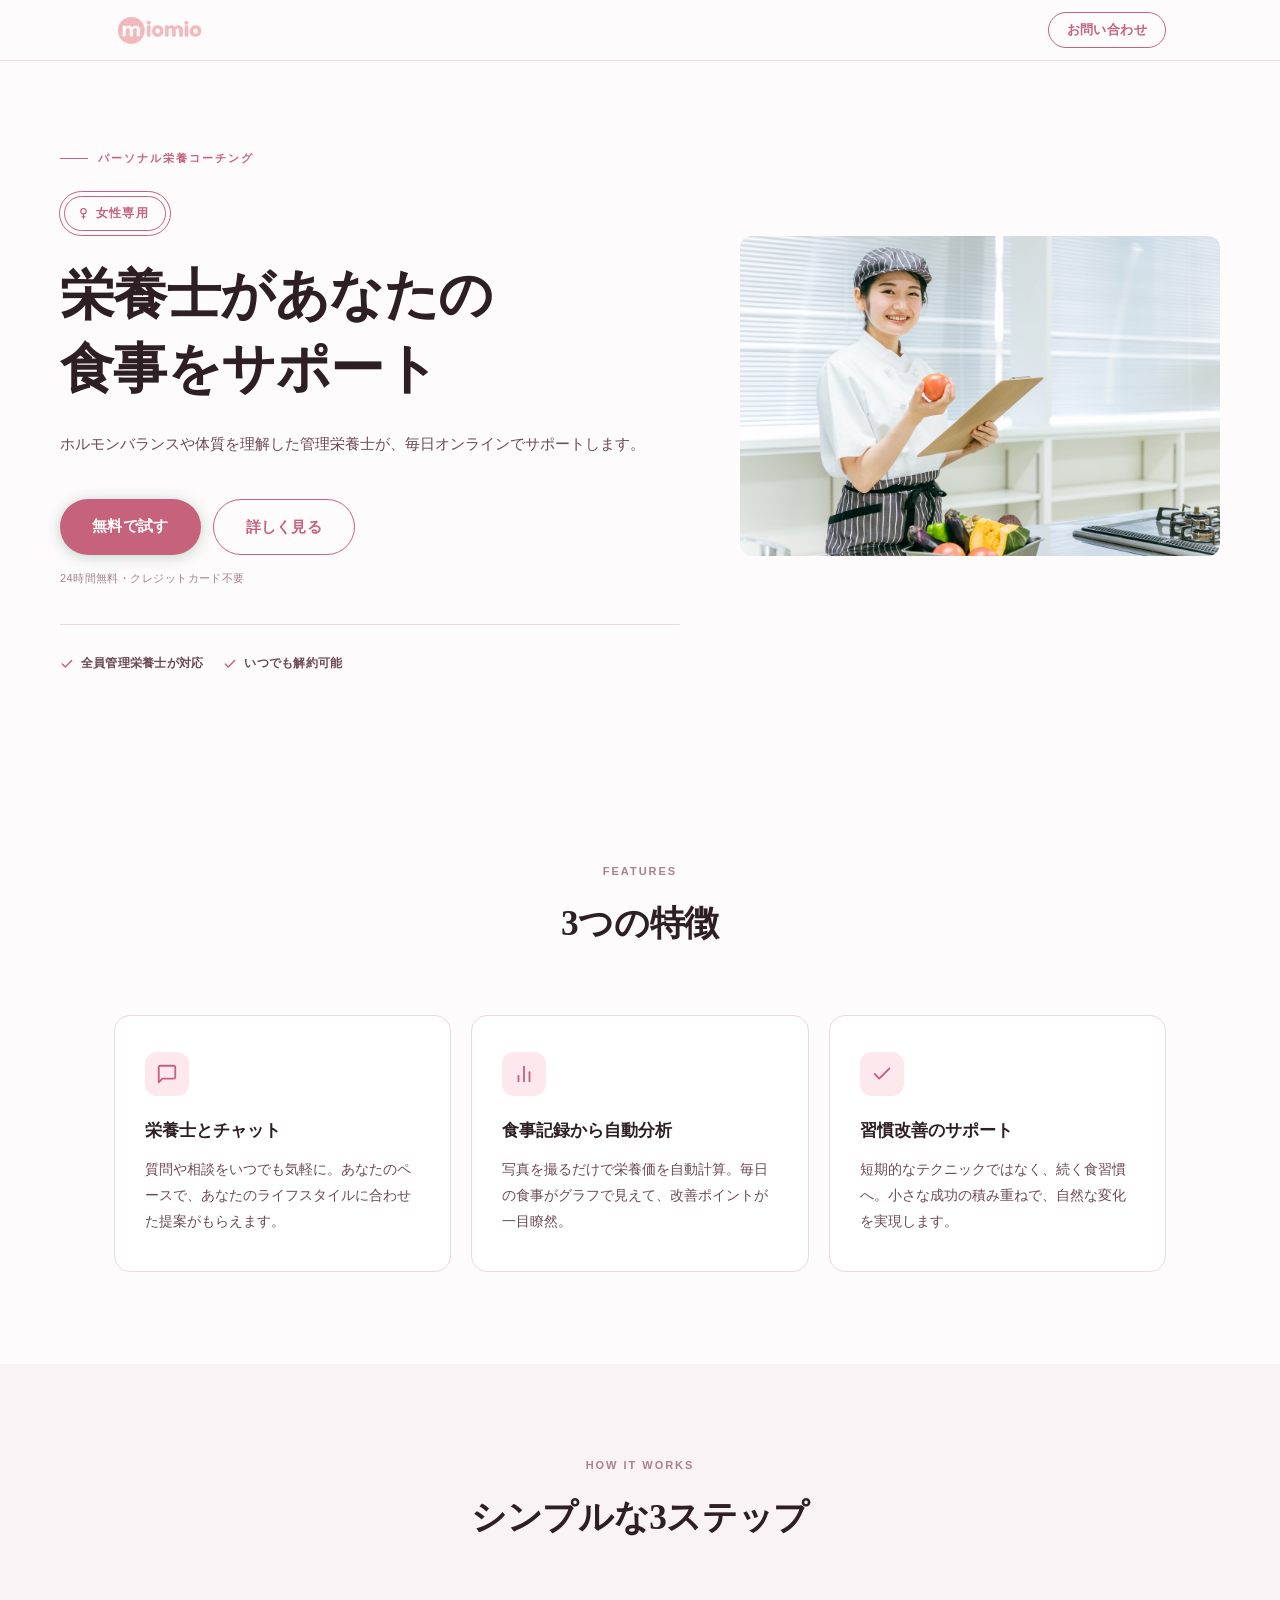
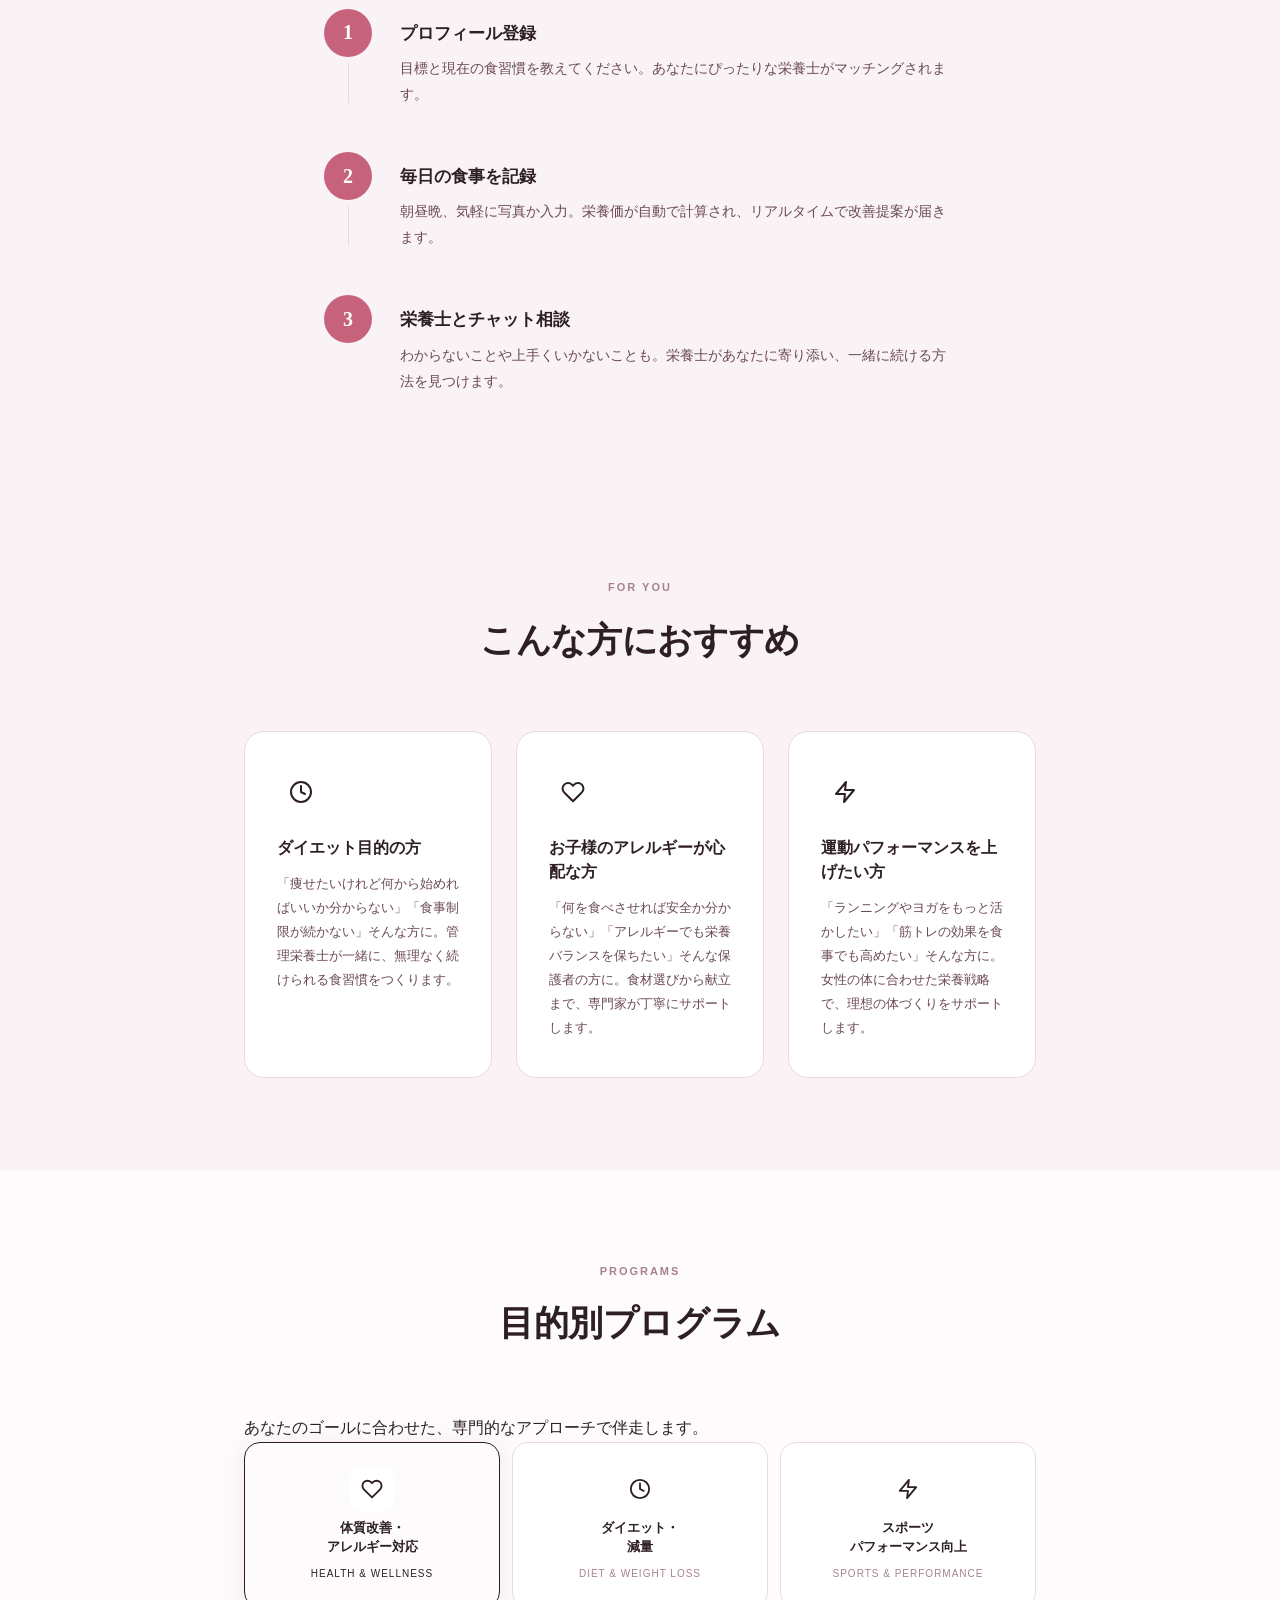
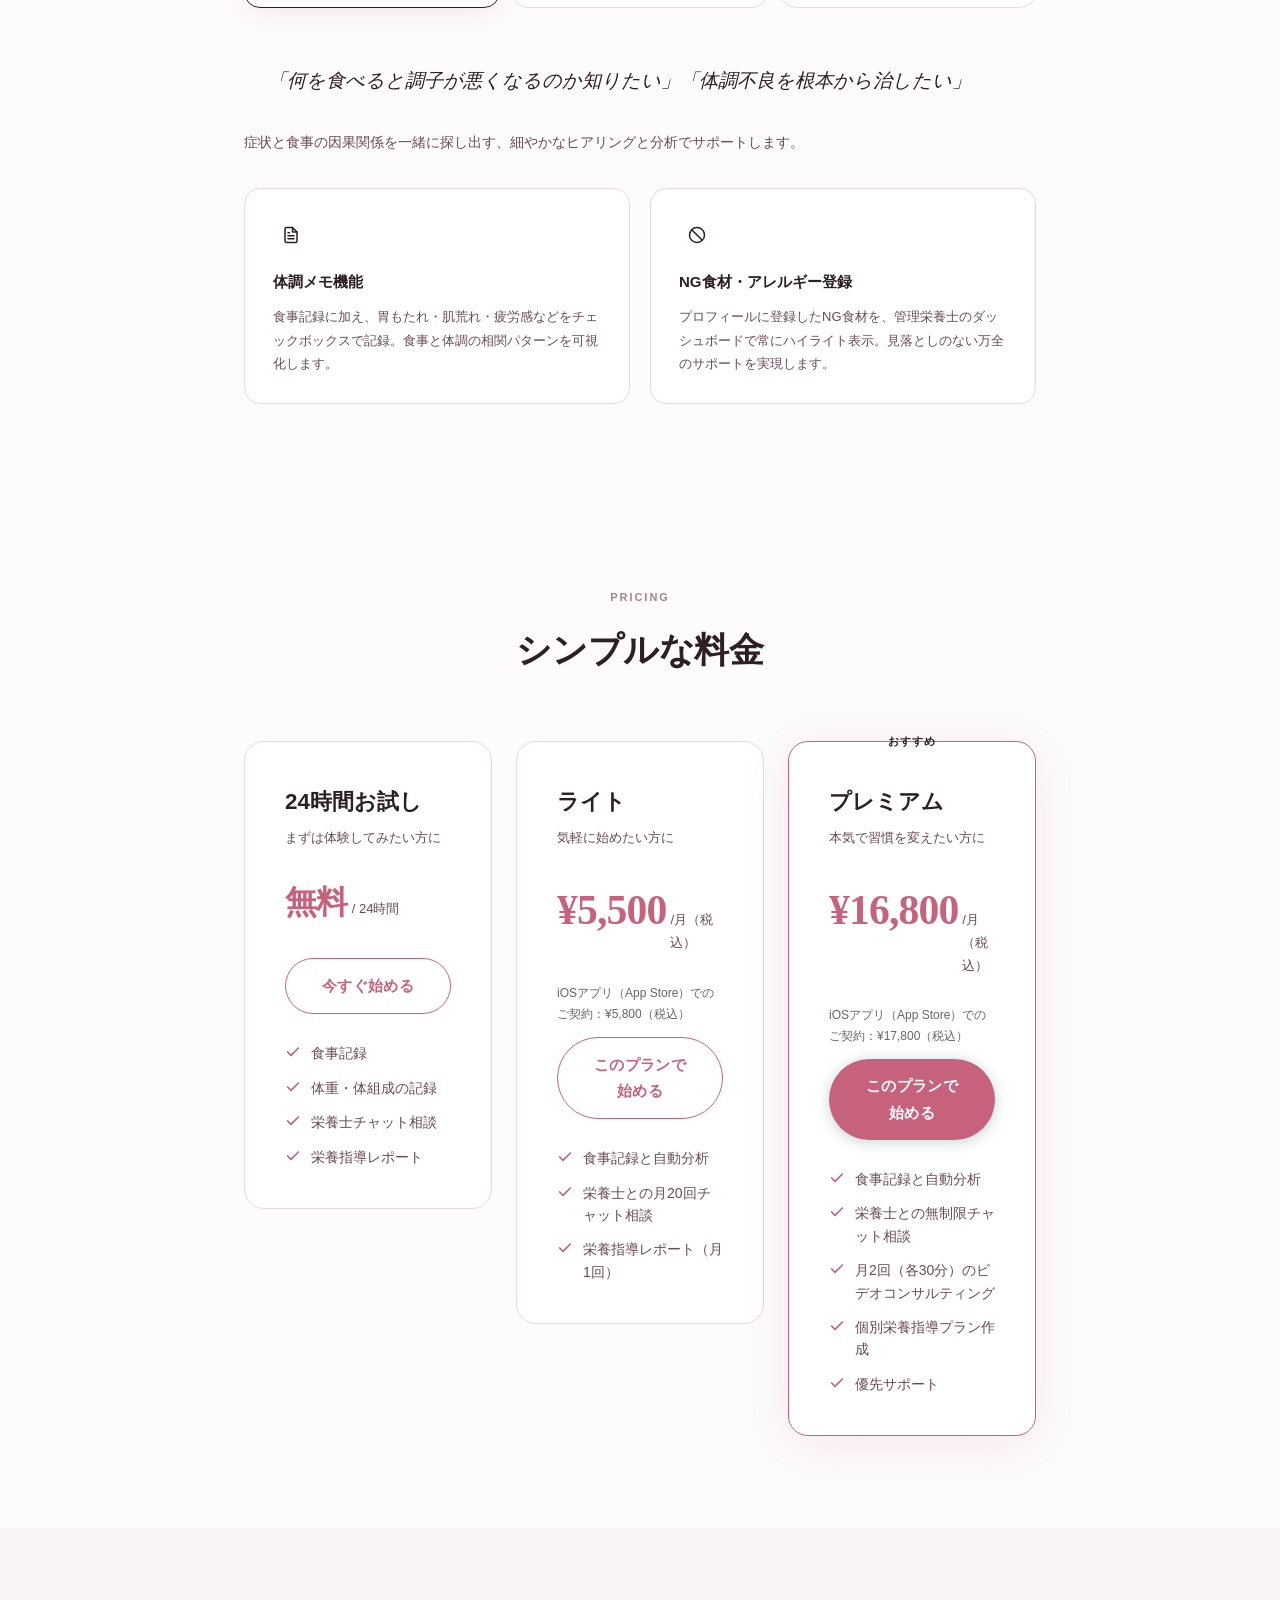
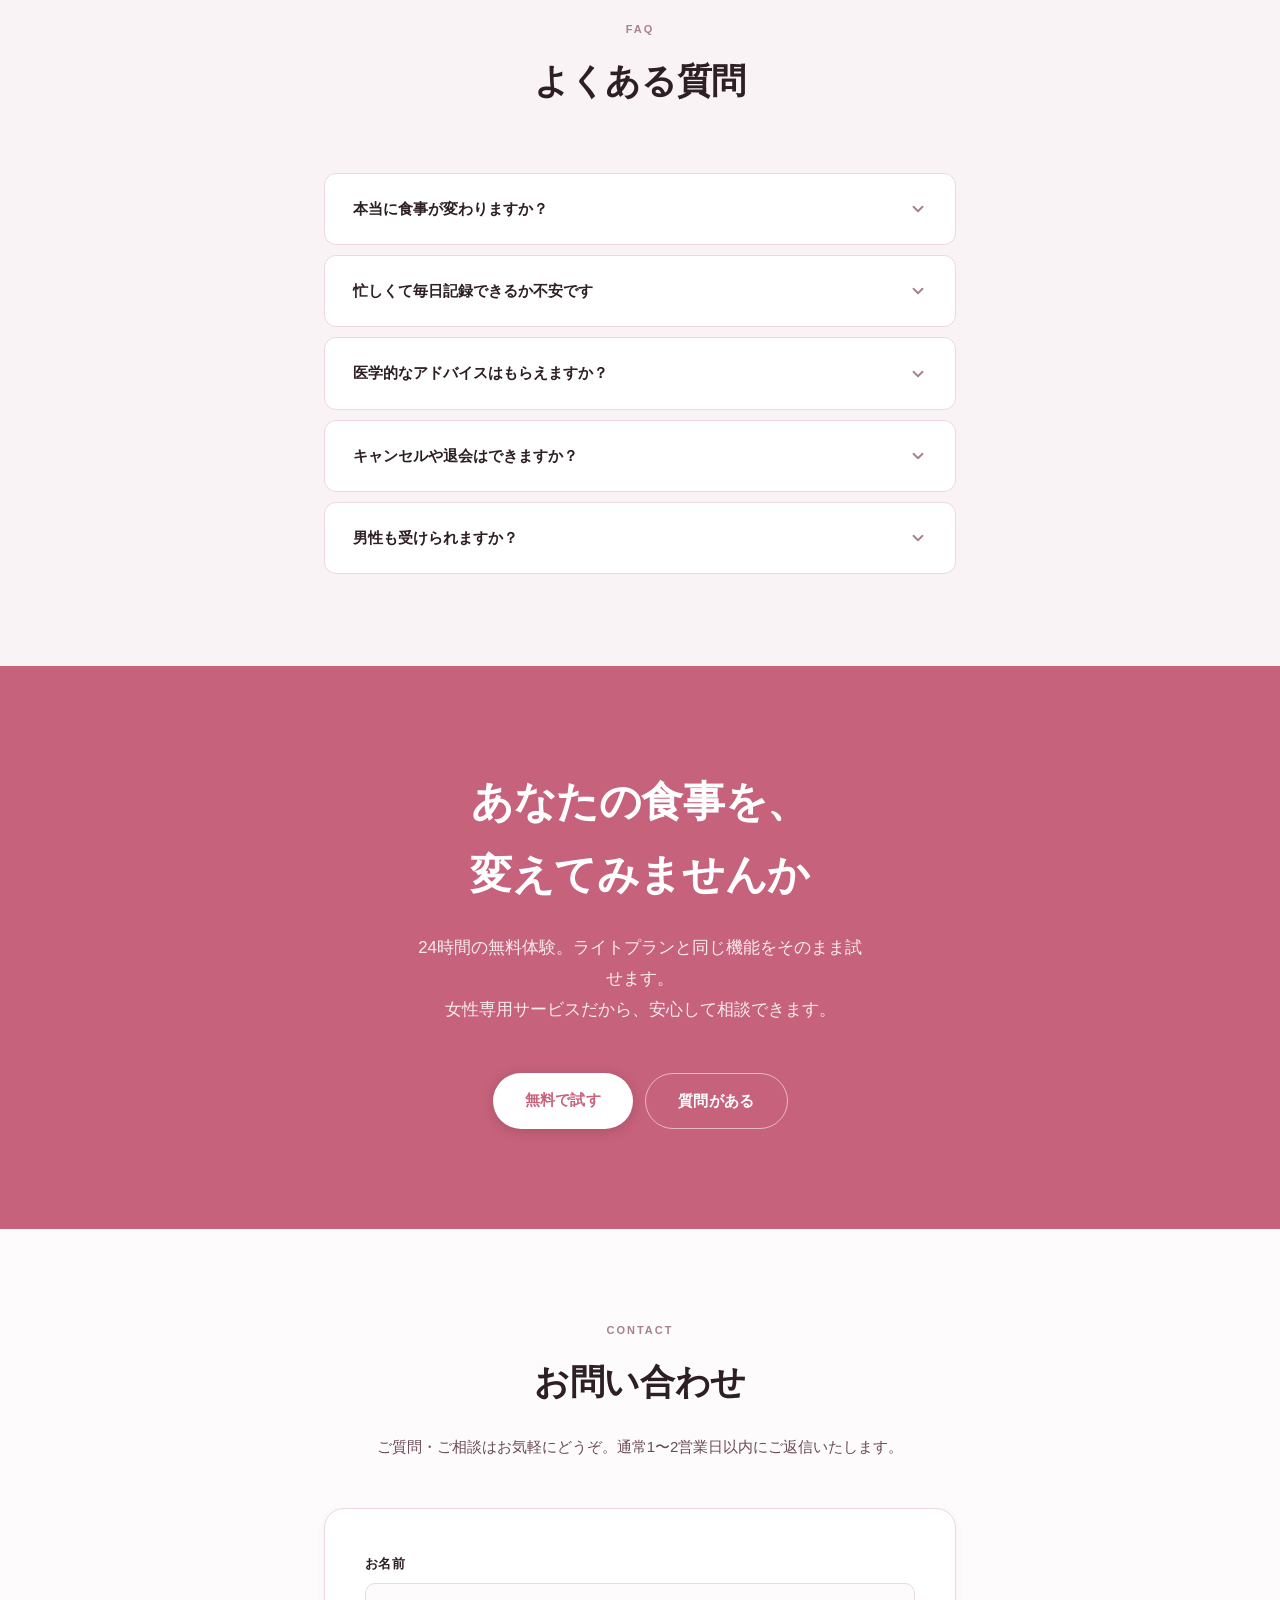
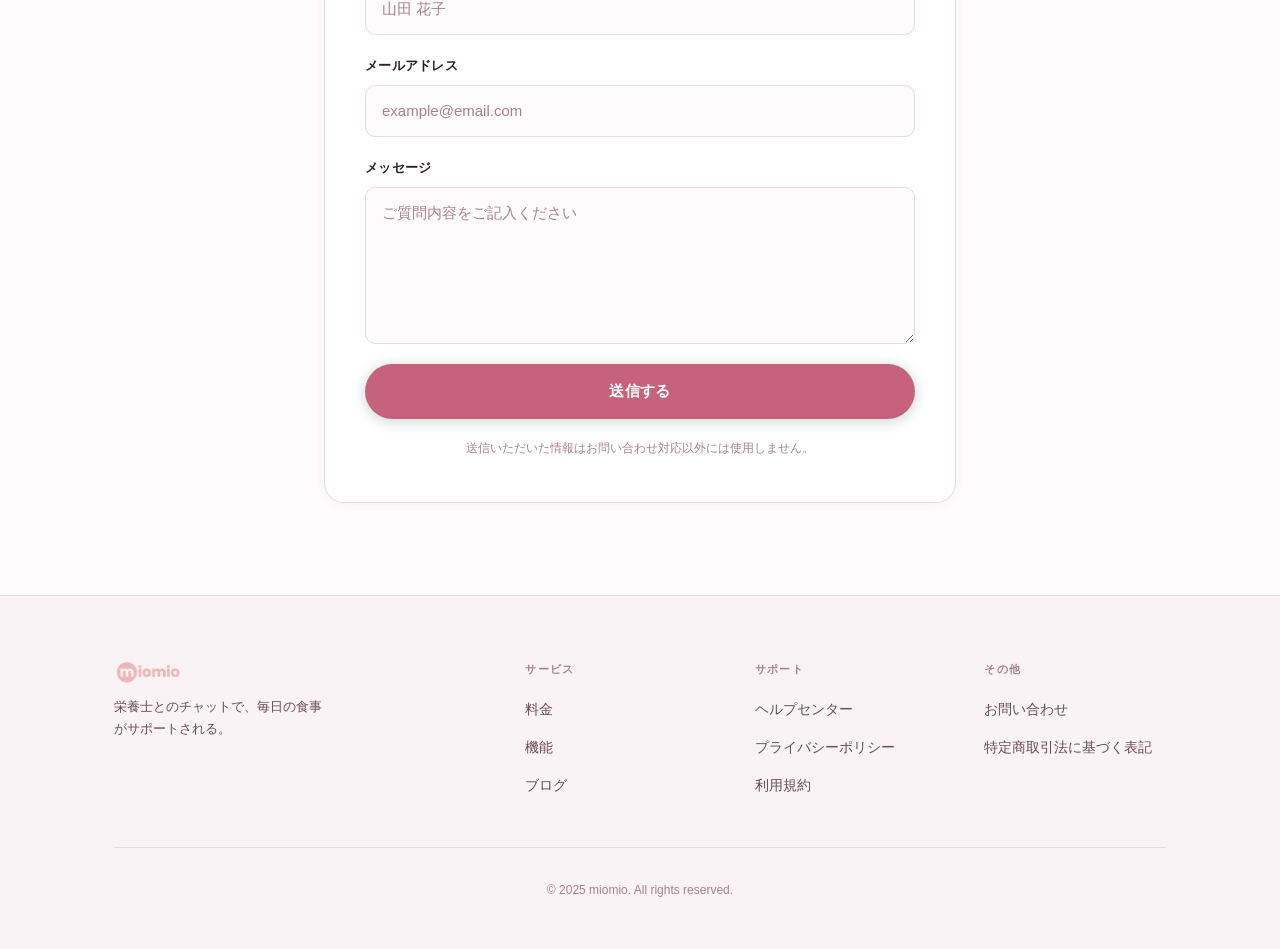
<file: index.html>
<!DOCTYPE html>
<html lang="ja">
<head>
  <meta charset="UTF-8">
  <link rel="icon" href="assets/images/icon.png" type="image/png">
  <meta name="viewport" content="width=device-width, initial-scale=1.0">
  <title>miomio — 栄養士があなたの食事をサポート</title>
  <meta name="description" content="毎日の食事記録から、あなたにぴったりなアドバイスを。実際の栄養士とチャットで気軽に相談できます。">
  <link rel="stylesheet" href="assets/css/style.css">
</head>
<body>

  <!-- Sticky mobile CTA (hidden on desktop) -->
  <div class="sticky-cta" aria-hidden="true">
    <a href="apply.html" class="btn btn--primary">24時間無料で試す</a>
  </div>

  <!-- NAV -->
  <nav class="nav">
    <div class="nav__inner">
      <a href="/" class="logo">
        <img src="assets/images/logo.svg" alt="miomio" class="logo__img">
      </a>
      <a href="#contact-form" class="nav__cta">お問い合わせ</a>
    </div>
  </nav>

  <!-- HERO -->
  <section class="hero">
    <div class="hero__inner">
      <div class="hero__text">
        <p class="hero__eyebrow">パーソナル栄養コーチング</p>
        <span class="hero__badge">
          <svg width="13" height="13" viewBox="0 0 24 24" fill="none" stroke="currentColor" stroke-width="2.2" stroke-linecap="round" stroke-linejoin="round" aria-hidden="true"><circle cx="12" cy="8" r="5"/><line x1="12" y1="13" x2="12" y2="21"/><line x1="9" y1="18" x2="15" y2="18"/></svg>
          女性専用
        </span>
        <h1>栄養士があなたの<br>食事をサポート</h1>
        <p class="hero__sub">ホルモンバランスや体質を理解した管理栄養士が、毎日オンラインでサポートします。</p>
        <div class="hero__ctas">
          <a href="apply.html" class="btn btn--primary">無料で試す</a>
          <a href="#features" class="btn btn--outline">詳しく見る</a>
        </div>
        <p class="hero__note">24時間無料・クレジットカード不要</p>
        <div class="hero__trust">
          <span class="hero__trust-item">
            <svg width="14" height="14" viewBox="0 0 24 24" fill="none" stroke="currentColor" stroke-width="2.5" stroke-linecap="round" stroke-linejoin="round" aria-hidden="true"><polyline points="20 6 9 17 4 12"/></svg>
            全員管理栄養士が対応
          </span>
          <span class="hero__trust-item">
            <svg width="14" height="14" viewBox="0 0 24 24" fill="none" stroke="currentColor" stroke-width="2.5" stroke-linecap="round" stroke-linejoin="round" aria-hidden="true"><polyline points="20 6 9 17 4 12"/></svg>
            いつでも解約可能
          </span>
        </div>
      </div>
      <div class="hero__visual">
        <div class="hero__image-wrap">
          <img src="assets/images/hero-nutritionist.jpg" alt="管理栄養士" loading="eager" width="640" height="427" style="max-width:100%;height:auto;">
        </div>
      </div>
    </div>
  </section>

  <!-- FEATURES -->
  <section id="features" class="section">
    <div class="container">
      <span class="section__eyebrow">Features</span>
      <h2 class="section__title">3つの特徴</h2>
      <div class="features-grid">
        <div class="feature-card">
          <div class="feature-card__icon" aria-hidden="true">
            <svg width="22" height="22" viewBox="0 0 24 24" fill="none" stroke="currentColor" stroke-width="2" stroke-linecap="round" stroke-linejoin="round">
              <path d="M21 15a2 2 0 0 1-2 2H7l-4 4V5a2 2 0 0 1 2-2h14a2 2 0 0 1 2 2z"/>
            </svg>
          </div>
          <h3>栄養士とチャット</h3>
          <p>質問や相談をいつでも気軽に。あなたのペースで、あなたのライフスタイルに合わせた提案がもらえます。</p>
        </div>
        <div class="feature-card">
          <div class="feature-card__icon" aria-hidden="true">
            <svg width="22" height="22" viewBox="0 0 24 24" fill="none" stroke="currentColor" stroke-width="2" stroke-linecap="round" stroke-linejoin="round">
              <line x1="18" y1="20" x2="18" y2="10"/><line x1="12" y1="20" x2="12" y2="4"/><line x1="6" y1="20" x2="6" y2="14"/>
            </svg>
          </div>
          <h3>食事記録から自動分析</h3>
          <p>写真を撮るだけで栄養価を自動計算。毎日の食事がグラフで見えて、改善ポイントが一目瞭然。</p>
        </div>
        <div class="feature-card">
          <div class="feature-card__icon" aria-hidden="true">
            <svg width="22" height="22" viewBox="0 0 24 24" fill="none" stroke="currentColor" stroke-width="2" stroke-linecap="round" stroke-linejoin="round">
              <polyline points="20 6 9 17 4 12"/>
            </svg>
          </div>
          <h3>習慣改善のサポート</h3>
          <p>短期的なテクニックではなく、続く食習慣へ。小さな成功の積み重ねで、自然な変化を実現します。</p>
        </div>
      </div>
    </div>
  </section>

  <!-- HOW IT WORKS -->
  <section class="section section--alt">
    <div class="container--sm">
      <span class="section__eyebrow">How it works</span>
      <h2 class="section__title">シンプルな3ステップ</h2>
      <div class="steps">
        <div class="step">
          <div class="step__spine">
            <div class="step__num">1</div>
            <div class="step__line"></div>
          </div>
          <div class="step__body">
            <h3>プロフィール登録</h3>
            <p>目標と現在の食習慣を教えてください。あなたにぴったりな栄養士がマッチングされます。</p>
          </div>
        </div>
        <div class="step">
          <div class="step__spine">
            <div class="step__num">2</div>
            <div class="step__line"></div>
          </div>
          <div class="step__body">
            <h3>毎日の食事を記録</h3>
            <p>朝昼晩、気軽に写真か入力。栄養価が自動で計算され、リアルタイムで改善提案が届きます。</p>
          </div>
        </div>
        <div class="step">
          <div class="step__spine">
            <div class="step__num">3</div>
            <div class="step__line"></div>
          </div>
          <div class="step__body">
            <h3>栄養士とチャット相談</h3>
            <p>わからないことや上手くいかないことも。栄養士があなたに寄り添い、一緒に続ける方法を見つけます。</p>
          </div>
        </div>
      </div>
    </div>
  </section>

  <!-- FOR WHOM -->
  <section class="section section--alt">
    <div class="container--md">
      <span class="section__eyebrow">For You</span>
      <h2 class="section__title">こんな方におすすめ</h2>
      <div class="forwhom-grid">
        <div class="forwhom-card">
          <div class="forwhom-card__icon">
            <svg width="24" height="24" viewBox="0 0 24 24" fill="none" stroke="currentColor" stroke-width="2" stroke-linecap="round" stroke-linejoin="round"><circle cx="12" cy="12" r="10"/><polyline points="12 6 12 12 16 14"/></svg>
          </div>
          <h3>ダイエット目的の方</h3>
          <p>「痩せたいけれど何から始めればいいか分からない」「食事制限が続かない」そんな方に。管理栄養士が一緒に、無理なく続けられる食習慣をつくります。</p>
        </div>
        <div class="forwhom-card">
          <div class="forwhom-card__icon">
            <svg width="24" height="24" viewBox="0 0 24 24" fill="none" stroke="currentColor" stroke-width="2" stroke-linecap="round" stroke-linejoin="round"><path d="M20.84 4.61a5.5 5.5 0 0 0-7.78 0L12 5.67l-1.06-1.06a5.5 5.5 0 0 0-7.78 7.78l1.06 1.06L12 21.23l7.78-7.78 1.06-1.06a5.5 5.5 0 0 0 0-7.78z"/></svg>
          </div>
          <h3>お子様のアレルギーが心配な方</h3>
          <p>「何を食べさせれば安全か分からない」「アレルギーでも栄養バランスを保ちたい」そんな保護者の方に。食材選びから献立まで、専門家が丁寧にサポートします。</p>
        </div>
        <div class="forwhom-card">
          <div class="forwhom-card__icon">
            <svg width="24" height="24" viewBox="0 0 24 24" fill="none" stroke="currentColor" stroke-width="2" stroke-linecap="round" stroke-linejoin="round"><polygon points="13 2 3 14 12 14 11 22 21 10 12 10 13 2"/></svg>
          </div>
          <h3>運動パフォーマンスを上げたい方</h3>
          <p>「ランニングやヨガをもっと活かしたい」「筋トレの効果を食事でも高めたい」そんな方に。女性の体に合わせた栄養戦略で、理想の体づくりをサポートします。</p>
        </div>
      </div>
    </div>
  </section>

  <!-- PROGRAMS -->
  <section id="programs" class="section">
    <div class="container--md">
      <span class="section__eyebrow">Programs</span>
      <h2 class="section__title">目的別プログラム</h2>
      <p class="section__lead">あなたのゴールに合わせた、専門的なアプローチで伴走します。</p>

      <div class="prog-tabs" role="tablist">
        <button class="prog-tab prog-tab--active" role="tab" data-panel="health" aria-selected="true">
          <span class="prog-tab__icon">
            <svg width="22" height="22" viewBox="0 0 24 24" fill="none" stroke="currentColor" stroke-width="2" stroke-linecap="round" stroke-linejoin="round"><path d="M20.84 4.61a5.5 5.5 0 0 0-7.78 0L12 5.67l-1.06-1.06a5.5 5.5 0 0 0-7.78 7.78l1.06 1.06L12 21.23l7.78-7.78 1.06-1.06a5.5 5.5 0 0 0 0-7.78z"/></svg>
          </span>
          <span class="prog-tab__label">体質改善・<br>アレルギー対応</span>
          <span class="prog-tab__en">Health &amp; Wellness</span>
        </button>
        <button class="prog-tab" role="tab" data-panel="diet" aria-selected="false">
          <span class="prog-tab__icon">
            <svg width="22" height="22" viewBox="0 0 24 24" fill="none" stroke="currentColor" stroke-width="2" stroke-linecap="round" stroke-linejoin="round"><circle cx="12" cy="12" r="10"/><polyline points="12 6 12 12 16 14"/></svg>
          </span>
          <span class="prog-tab__label">ダイエット・<br>減量</span>
          <span class="prog-tab__en">Diet &amp; Weight Loss</span>
        </button>
        <button class="prog-tab" role="tab" data-panel="sports" aria-selected="false">
          <span class="prog-tab__icon">
            <svg width="22" height="22" viewBox="0 0 24 24" fill="none" stroke="currentColor" stroke-width="2" stroke-linecap="round" stroke-linejoin="round"><polygon points="13 2 3 14 12 14 11 22 21 10 12 10 13 2"/></svg>
          </span>
          <span class="prog-tab__label">スポーツ<br>パフォーマンス向上</span>
          <span class="prog-tab__en">Sports &amp; Performance</span>
        </button>
      </div>

      <div class="prog-panels">
        <!-- Health & Wellness -->
        <div class="prog-panel prog-panel--active" id="panel-health" role="tabpanel">
          <blockquote class="prog-voice">「何を食べると調子が悪くなるのか知りたい」「体調不良を根本から治したい」</blockquote>
          <p class="prog-approach">症状と食事の因果関係を一緒に探し出す、細やかなヒアリングと分析でサポートします。</p>
          <div class="prog-features">
            <div class="prog-feature">
              <div class="prog-feature__icon">
                <svg width="18" height="18" viewBox="0 0 24 24" fill="none" stroke="currentColor" stroke-width="2" stroke-linecap="round" stroke-linejoin="round"><path d="M14 2H6a2 2 0 0 0-2 2v16a2 2 0 0 0 2 2h12a2 2 0 0 0 2-2V8z"/><polyline points="14 2 14 8 20 8"/><line x1="16" y1="13" x2="8" y2="13"/><line x1="16" y1="17" x2="8" y2="17"/><polyline points="10 9 9 9 8 9"/></svg>
              </div>
              <h4>体調メモ機能</h4>
              <p>食事記録に加え、胃もたれ・肌荒れ・疲労感などをチェックボックスで記録。食事と体調の相関パターンを可視化します。</p>
            </div>
            <div class="prog-feature">
              <div class="prog-feature__icon">
                <svg width="18" height="18" viewBox="0 0 24 24" fill="none" stroke="currentColor" stroke-width="2" stroke-linecap="round" stroke-linejoin="round"><circle cx="12" cy="12" r="10"/><line x1="4.93" y1="4.93" x2="19.07" y2="19.07"/></svg>
              </div>
              <h4>NG食材・アレルギー登録</h4>
              <p>プロフィールに登録したNG食材を、管理栄養士のダッシュボードで常にハイライト表示。見落としのない万全のサポートを実現します。</p>
            </div>
          </div>
        </div>

        <!-- Diet & Weight Loss -->
        <div class="prog-panel" id="panel-diet" role="tabpanel">
          <blockquote class="prog-voice">「痩せたいけれど続かない」「つい食べてしまって自己嫌悪に陥る」</blockquote>
          <p class="prog-approach">否定せず、小さな成功体験を褒めて伸ばす。メンタルサポートと食事指導を組み合わせたアプローチで、継続できる習慣をつくります。</p>
          <div class="prog-features">
            <div class="prog-feature">
              <div class="prog-feature__icon">
                <svg width="18" height="18" viewBox="0 0 24 24" fill="none" stroke="currentColor" stroke-width="2" stroke-linecap="round" stroke-linejoin="round"><polyline points="22 12 18 12 15 21 9 3 6 12 2 12"/></svg>
              </div>
              <h4>スモールステップ目標</h4>
              <p>「まずは夜の炭水化物を少し減らす」など、達成しやすい目標を管理栄養士が設定。小さな成功を積み重ねながら、無理なく習慣を変えていきます。</p>
            </div>
            <div class="prog-feature">
              <div class="prog-feature__icon">
                <svg width="18" height="18" viewBox="0 0 24 24" fill="none" stroke="currentColor" stroke-width="2" stroke-linecap="round" stroke-linejoin="round"><path d="M21 15a2 2 0 0 1-2 2H7l-4 4V5a2 2 0 0 1 2-2h14a2 2 0 0 1 2 2z"/></svg>
              </div>
              <h4>リカバリー提案</h4>
              <p>食べすぎてしまった翌日に、チャットで具体的なリセット方法を優しく提案。失敗を責めず、自己嫌悪のサイクルから抜け出す習慣づくりをサポートします。</p>
            </div>
          </div>
        </div>

        <!-- Sports & Performance -->
        <div class="prog-panel" id="panel-sports" role="tabpanel">
          <blockquote class="prog-voice">「ランニングのタイムを縮めたい」「ヨガやピラティスの質を高めたい」「筋トレの効果をもっと出したい」</blockquote>
          <p class="prog-approach">女性の体のサイクルやホルモンバランスを考慮した、科学的な栄養指導。トレーニングの効果を食事から最大化します。</p>
          <div class="prog-features">
            <div class="prog-feature">
              <div class="prog-feature__icon">
                <svg width="18" height="18" viewBox="0 0 24 24" fill="none" stroke="currentColor" stroke-width="2" stroke-linecap="round" stroke-linejoin="round"><circle cx="12" cy="12" r="10"/><polyline points="12 6 12 12 16 14"/></svg>
              </div>
              <h4>タイミング特化の記録</h4>
              <p>「運動前」「運動後」といった特定タイミングの栄養摂取（プロテイン・カーボなど）を記録・評価。あなたのルーティンに最適化した栄養戦略を構築します。</p>
            </div>
            <div class="prog-feature">
              <div class="prog-feature__icon">
                <svg width="18" height="18" viewBox="0 0 24 24" fill="none" stroke="currentColor" stroke-width="2" stroke-linecap="round" stroke-linejoin="round"><line x1="18" y1="20" x2="18" y2="10"/><line x1="12" y1="20" x2="12" y2="4"/><line x1="6" y1="20" x2="6" y2="14"/></svg>
              </div>
              <h4>PFCバランスの可視化</h4>
              <p>タンパク質・脂質・炭水化物のマクロ栄養素を管理栄養士が算出し、グラフでフィードバック。数値で確認しながら、理想の体づくりを進められます。</p>
            </div>
          </div>
        </div>
      </div>
    </div>
  </section>

  <!-- PRICING -->
  <section id="pricing" class="section">
    <div class="container--md">
      <span class="section__eyebrow">Pricing</span>
      <h2 class="section__title">シンプルな料金</h2>
      <div class="pricing-grid">
        <div class="plan">
          <h3>24時間お試し</h3>
          <p class="plan__desc">まずは体験してみたい方に</p>
          <div class="plan__price">
            <span class="plan__amount" style="font-size:2rem;">無料</span>
            <span class="plan__period">/ 24時間</span>
          </div>
          <a href="apply.html" class="btn btn--outline">今すぐ始める</a>
          <ul class="plan__features">
            <li><svg width="16" height="16" viewBox="0 0 24 24" fill="none" stroke="currentColor" stroke-width="2.5" stroke-linecap="round" stroke-linejoin="round" aria-hidden="true"><polyline points="20 6 9 17 4 12"/></svg>食事記録</li>
            <li><svg width="16" height="16" viewBox="0 0 24 24" fill="none" stroke="currentColor" stroke-width="2.5" stroke-linecap="round" stroke-linejoin="round" aria-hidden="true"><polyline points="20 6 9 17 4 12"/></svg>体重・体組成の記録</li>
            <li><svg width="16" height="16" viewBox="0 0 24 24" fill="none" stroke="currentColor" stroke-width="2.5" stroke-linecap="round" stroke-linejoin="round" aria-hidden="true"><polyline points="20 6 9 17 4 12"/></svg>栄養士チャット相談</li>
            <li><svg width="16" height="16" viewBox="0 0 24 24" fill="none" stroke="currentColor" stroke-width="2.5" stroke-linecap="round" stroke-linejoin="round" aria-hidden="true"><polyline points="20 6 9 17 4 12"/></svg>栄養指導レポート</li>
          </ul>
        </div>
        <div class="plan">
          <h3>ライト</h3>
          <p class="plan__desc">気軽に始めたい方に</p>
          <div class="plan__price">
            <span class="plan__amount">¥5,500</span>
            <span class="plan__period">/月（税込）</span>
          </div>
          <p style="font-size:12px;opacity:.7;margin:4px 0 12px;">iOSアプリ（App Store）でのご契約：¥5,800（税込）</p>
          <a href="apply.html" class="btn btn--outline">このプランで始める</a>
          <ul class="plan__features">
            <li><svg width="16" height="16" viewBox="0 0 24 24" fill="none" stroke="currentColor" stroke-width="2.5" stroke-linecap="round" stroke-linejoin="round" aria-hidden="true"><polyline points="20 6 9 17 4 12"/></svg>食事記録と自動分析</li>
            <li><svg width="16" height="16" viewBox="0 0 24 24" fill="none" stroke="currentColor" stroke-width="2.5" stroke-linecap="round" stroke-linejoin="round" aria-hidden="true"><polyline points="20 6 9 17 4 12"/></svg>栄養士との月20回チャット相談</li>
            <li><svg width="16" height="16" viewBox="0 0 24 24" fill="none" stroke="currentColor" stroke-width="2.5" stroke-linecap="round" stroke-linejoin="round" aria-hidden="true"><polyline points="20 6 9 17 4 12"/></svg>栄養指導レポート（月1回）</li>
          </ul>
        </div>
        <div class="plan plan--featured">
          <span class="plan__badge">おすすめ</span>
          <h3>プレミアム</h3>
          <p class="plan__desc">本気で習慣を変えたい方に</p>
          <div class="plan__price">
            <span class="plan__amount">¥16,800</span>
            <span class="plan__period">/月（税込）</span>
          </div>
          <p style="font-size:12px;opacity:.7;margin:4px 0 12px;">iOSアプリ（App Store）でのご契約：¥17,800（税込）</p>
          <a href="apply.html" class="btn btn--primary">このプランで始める</a>
          <ul class="plan__features">
            <li><svg width="16" height="16" viewBox="0 0 24 24" fill="none" stroke="currentColor" stroke-width="2.5" stroke-linecap="round" stroke-linejoin="round" aria-hidden="true"><polyline points="20 6 9 17 4 12"/></svg>食事記録と自動分析</li>
            <li><svg width="16" height="16" viewBox="0 0 24 24" fill="none" stroke="currentColor" stroke-width="2.5" stroke-linecap="round" stroke-linejoin="round" aria-hidden="true"><polyline points="20 6 9 17 4 12"/></svg>栄養士との無制限チャット相談</li>
            <li><svg width="16" height="16" viewBox="0 0 24 24" fill="none" stroke="currentColor" stroke-width="2.5" stroke-linecap="round" stroke-linejoin="round" aria-hidden="true"><polyline points="20 6 9 17 4 12"/></svg>月2回（各30分）のビデオコンサルティング</li>
            <li><svg width="16" height="16" viewBox="0 0 24 24" fill="none" stroke="currentColor" stroke-width="2.5" stroke-linecap="round" stroke-linejoin="round" aria-hidden="true"><polyline points="20 6 9 17 4 12"/></svg>個別栄養指導プラン作成</li>
            <li><svg width="16" height="16" viewBox="0 0 24 24" fill="none" stroke="currentColor" stroke-width="2.5" stroke-linecap="round" stroke-linejoin="round" aria-hidden="true"><polyline points="20 6 9 17 4 12"/></svg>優先サポート</li>
          </ul>
        </div>
      </div>
    </div>
  </section>

  <!-- FAQ -->
  <section class="section section--alt">
    <div class="container--sm">
      <span class="section__eyebrow">FAQ</span>
      <h2 class="section__title">よくある質問</h2>
      <div class="faq-list">
        <div class="faq-item">
          <button class="faq-header" aria-expanded="false">
            本当に食事が変わりますか？
            <svg class="faq-chevron" width="18" height="18" viewBox="0 0 24 24" fill="none" stroke="currentColor" stroke-width="2.5" stroke-linecap="round" stroke-linejoin="round" aria-hidden="true"><polyline points="6 9 12 15 18 9"/></svg>
          </button>
          <div class="faq-body">
            <p>栄養知識ではなく「習慣」が変わることを大切にしています。多くのユーザーが3ヶ月で食事への考え方が変わったと報告されています。</p>
          </div>
        </div>
        <div class="faq-item">
          <button class="faq-header" aria-expanded="false">
            忙しくて毎日記録できるか不安です
            <svg class="faq-chevron" width="18" height="18" viewBox="0 0 24 24" fill="none" stroke="currentColor" stroke-width="2.5" stroke-linecap="round" stroke-linejoin="round" aria-hidden="true"><polyline points="6 9 12 15 18 9"/></svg>
          </button>
          <div class="faq-body">
            <p>大丈夫です。写真を撮るだけで自動計算。完璧を目指さず「続けること」が大事。栄養士が一緒に工夫をサポートします。</p>
          </div>
        </div>
        <div class="faq-item">
          <button class="faq-header" aria-expanded="false">
            医学的なアドバイスはもらえますか？
            <svg class="faq-chevron" width="18" height="18" viewBox="0 0 24 24" fill="none" stroke="currentColor" stroke-width="2.5" stroke-linecap="round" stroke-linejoin="round" aria-hidden="true"><polyline points="6 9 12 15 18 9"/></svg>
          </button>
          <div class="faq-body">
            <p>当アプリの栄養士は全員管理栄養士です。ただし医学的診断や治療は医師にご相談ください。日々の栄養相談は安心してご利用いただけます。</p>
          </div>
        </div>
        <div class="faq-item">
          <button class="faq-header" aria-expanded="false">
            キャンセルや退会はできますか？
            <svg class="faq-chevron" width="18" height="18" viewBox="0 0 24 24" fill="none" stroke="currentColor" stroke-width="2.5" stroke-linecap="round" stroke-linejoin="round" aria-hidden="true"><polyline points="6 9 12 15 18 9"/></svg>
          </button>
          <div class="faq-body">
            <p>いつでもできます。解約金はありません。ただし次の請求日の24時間前までにお手続きください。</p>
          </div>
        </div>
        <div class="faq-item">
          <button class="faq-header" aria-expanded="false">
            男性も受けられますか？
            <svg class="faq-chevron" width="18" height="18" viewBox="0 0 24 24" fill="none" stroke="currentColor" stroke-width="2.5" stroke-linecap="round" stroke-linejoin="round" aria-hidden="true"><polyline points="6 9 12 15 18 9"/></svg>
          </button>
          <div class="faq-body">
            <p>本サービスは女性専用となっております。男性のご登録はお受けしておりません。</p>
          </div>
        </div>
      </div>
    </div>
  </section>

  <!-- CTA -->
  <section class="cta-section">
    <div class="container--sm">
      <h2>あなたの食事を、変えてみませんか</h2>
      <p>24時間の無料体験。ライトプランと同じ機能をそのまま試せます。<br>女性専用サービスだから、安心して相談できます。</p>
      <div class="cta__buttons">
        <a href="apply.html" class="btn btn--white">無料で試す</a>
        <a href="#contact-form" class="btn btn--ghost-white">質問がある</a>
      </div>
    </div>
  </section>

  <!-- CONTACT FORM -->
  <section id="contact-form" class="section">
    <div class="container--sm">
      <span class="section__eyebrow">Contact</span>
      <h2 class="section__title">お問い合わせ</h2>
      <p class="contact__sub">ご質問・ご相談はお気軽にどうぞ。通常1〜2営業日以内にご返信いたします。</p>
      <form class="contact-form" id="contactForm" novalidate>
        <div class="form-group">
          <label for="c-name">お名前</label>
          <input type="text" id="c-name" name="お名前" required placeholder="山田 花子" autocomplete="name">
        </div>
        <div class="form-group">
          <label for="c-email">メールアドレス</label>
          <input type="email" id="c-email" name="email" required placeholder="example@email.com" autocomplete="email">
        </div>
        <div class="form-group">
          <label for="c-message">メッセージ</label>
          <textarea id="c-message" name="メッセージ" required rows="5" placeholder="ご質問内容をご記入ください"></textarea>
        </div>
        <button type="submit" class="btn btn--primary form-submit" id="contactSubmitBtn">送信する</button>
        <p class="form-notice">送信いただいた情報はお問い合わせ対応以外には使用しません。</p>
        <p class="form-success" id="contactSuccess" style="display:none;color:var(--primary);font-weight:600;margin-top:16px;">送信しました。1〜2営業日以内にご返信いたします。</p>
        <p class="form-error" id="contactError" style="display:none;color:#c0392b;font-size:13px;margin-top:12px;">送信に失敗しました。時間をおいて再度お試しください。</p>
      </form>
    </div>
  </section>

  <!-- FOOTER -->
  <footer class="footer">
    <div class="container">
      <div class="footer__grid">
        <div class="footer__brand">
          <a href="/" class="logo">
            <img src="assets/images/logo.svg" alt="miomio" class="logo__img logo__img--sm">
          </a>
          <p>栄養士とのチャットで、毎日の食事がサポートされる。</p>
        </div>
        <div class="footer__col">
          <h4>サービス</h4>
          <ul>
            <li><a href="#pricing">料金</a></li>
            <li><a href="#features">機能</a></li>
            <li><a href="#">ブログ</a></li>
          </ul>
        </div>
        <div class="footer__col">
          <h4>サポート</h4>
          <ul>
            <li><a href="#">ヘルプセンター</a></li>
            <li><a href="privacy.html">プライバシーポリシー</a></li>
            <li><a href="terms.html">利用規約</a></li>
          </ul>
        </div>
        <div class="footer__col">
          <h4>その他</h4>
          <ul>
            <li><a href="#contact-form">お問い合わせ</a></li>
            <li><a href="tokusho.html">特定商取引法に基づく表記</a></li>
          </ul>
        </div>
      </div>
      <div class="footer__bottom">
        © 2025 miomio. All rights reserved.
      </div>
    </div>
  </footer>

  <script src="assets/js/main.js?v=2"></script>
</body>
</html>
</file>
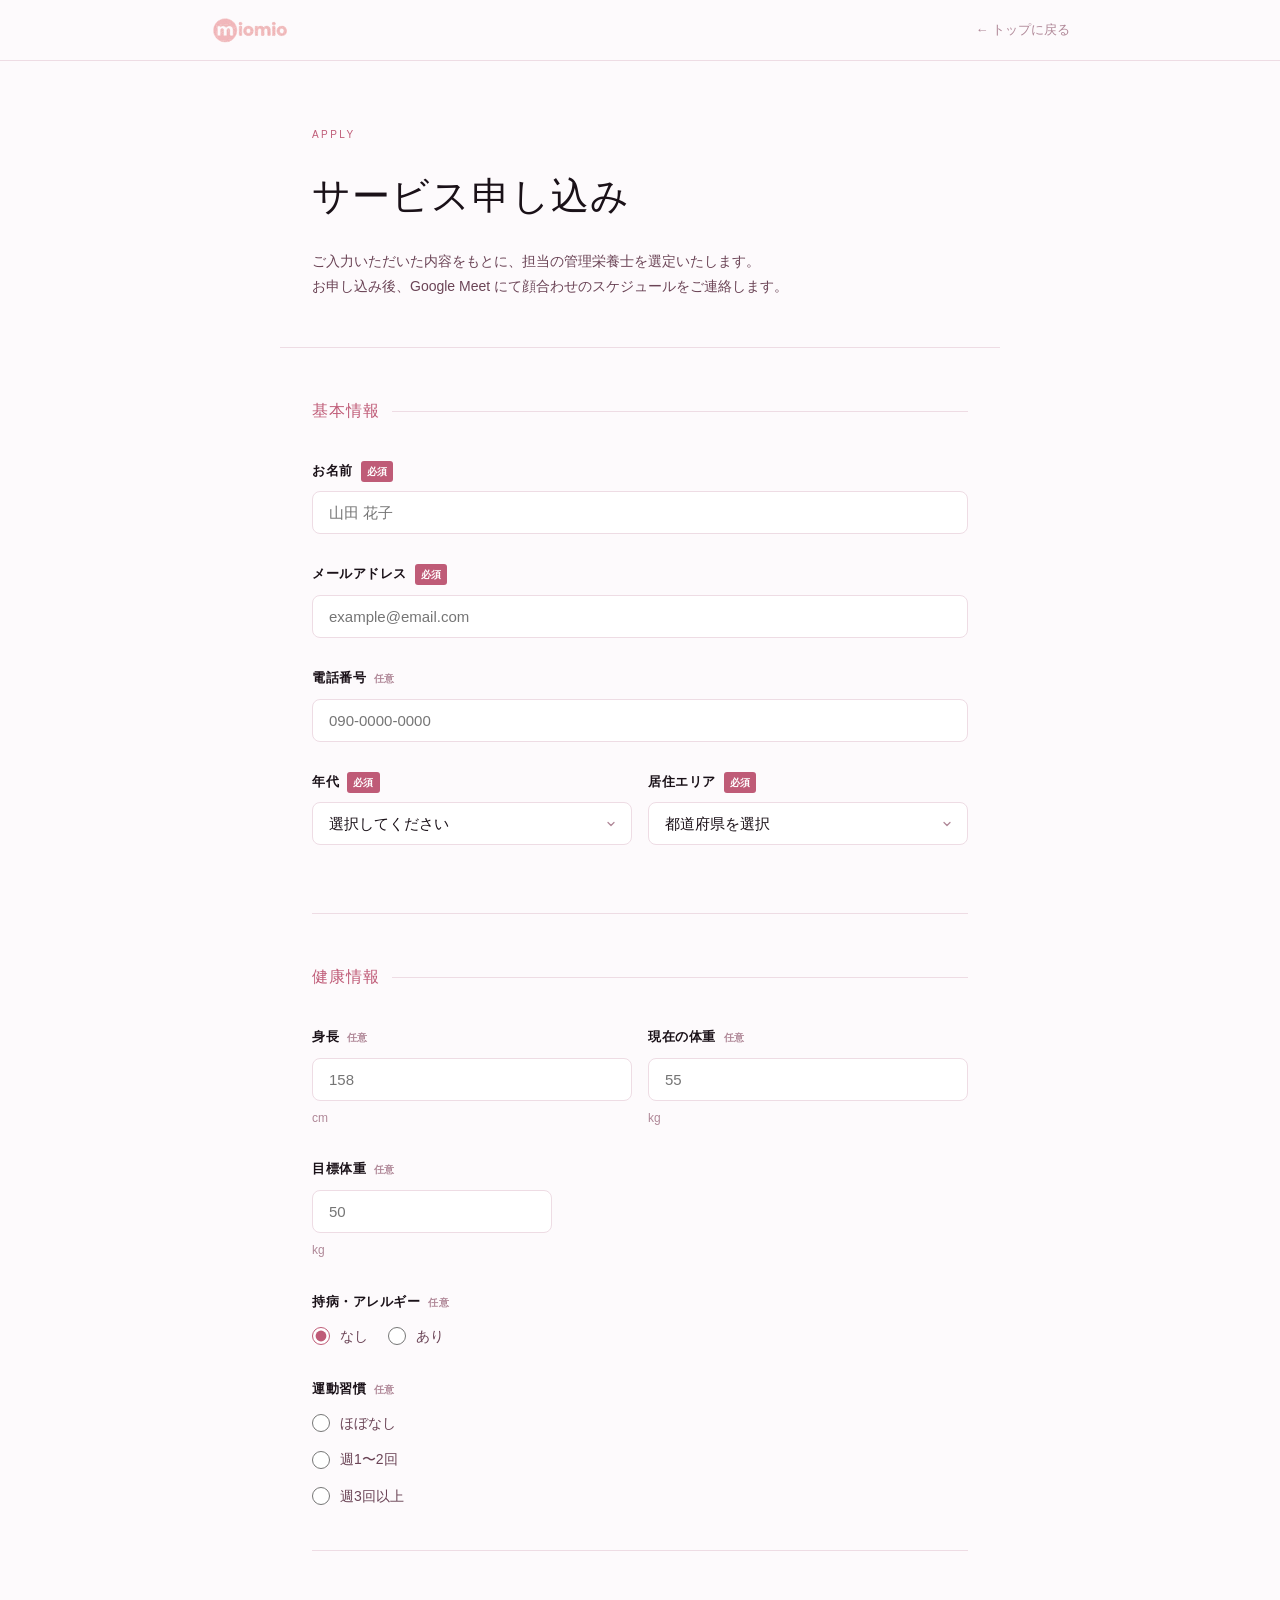
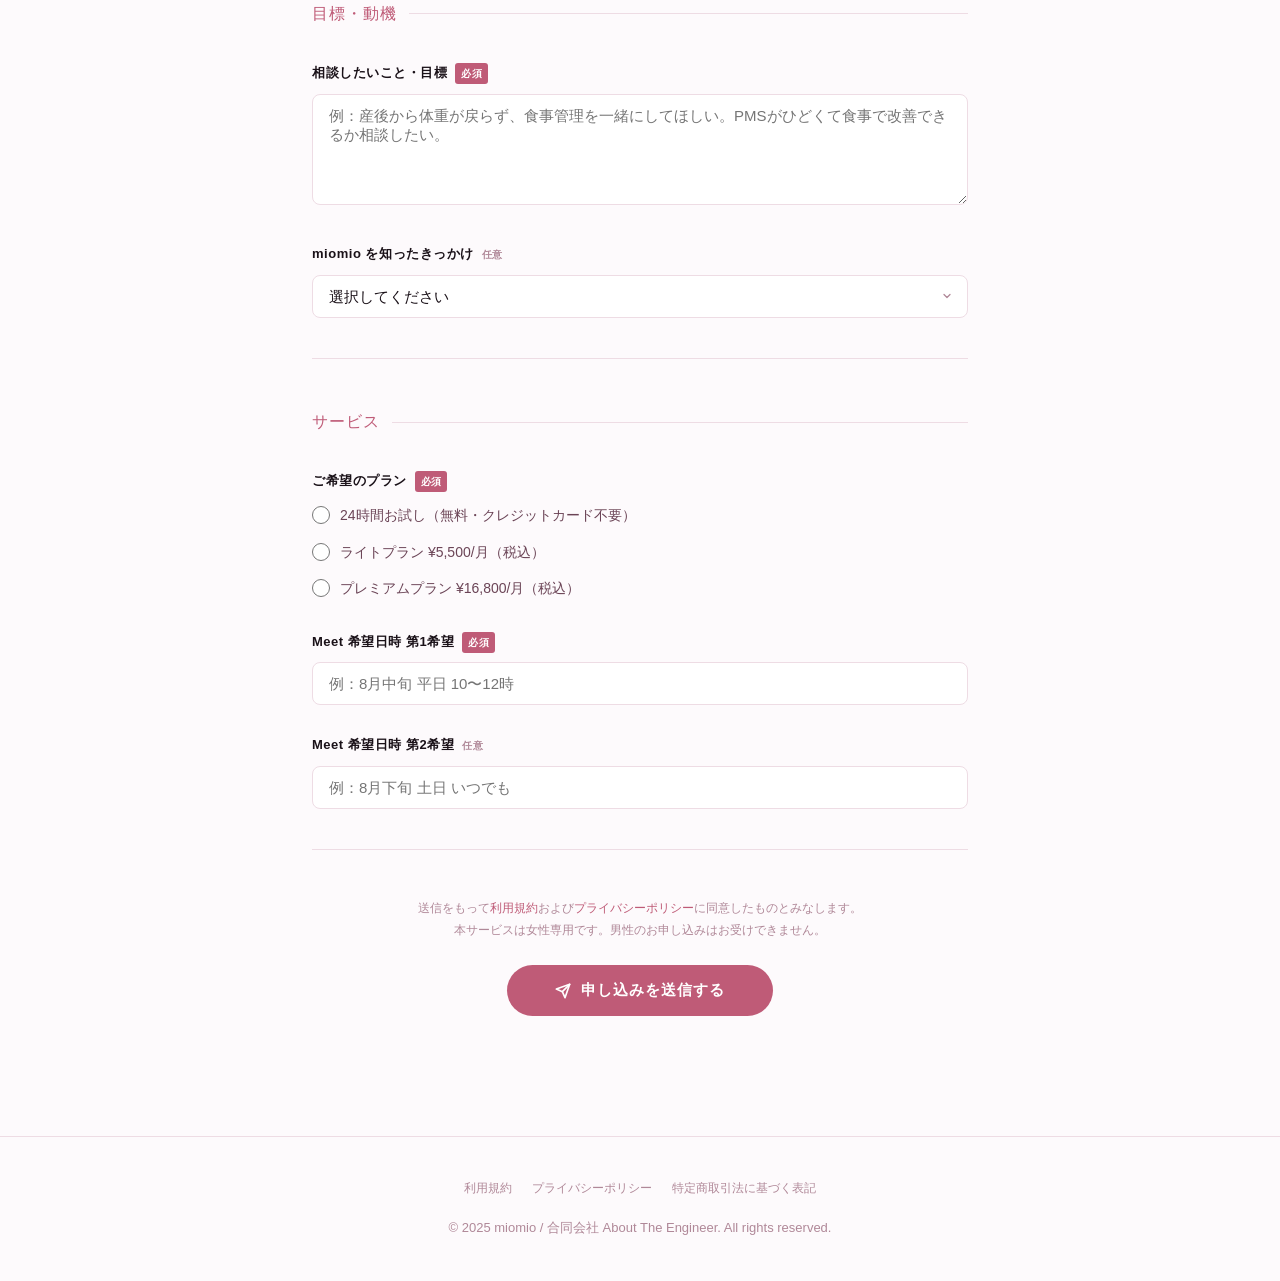
<file: apply.html>
<!DOCTYPE html>
<html lang="ja">
<head>
  <meta charset="UTF-8">
  <link rel="icon" href="assets/images/icon.png" type="image/png">
  <meta name="viewport" content="width=device-width, initial-scale=1.0">
  <title>サービス申し込み — miomio</title>
  <meta name="description" content="miomio パーソナル栄養コーチング サービス申し込みフォーム">
  <style>
    *, *::before, *::after { box-sizing: border-box; margin: 0; padding: 0; }
    :root {
      --bg:      #fdfafc;
      --fg:      #1a1118;
      --fg-2:    #6b4456;
      --fg-3:    #b08898;
      --rose:    #bf5b77;
      --rose-lt: #faeaf0;
      --border:  #eedce4;
      --input-bg: #fff;
    }
    @media (prefers-color-scheme: dark) {
      :root:not([data-theme="light"]) {
        --bg:      #180f14;
        --fg:      #f2e8ec;
        --fg-2:    #c9a0b2;
        --fg-3:    #856070;
        --rose:    #e07a96;
        --rose-lt: #3a1828;
        --border:  #3d1f2e;
        --input-bg: #221018;
      }
    }
    html { scroll-behavior: smooth; }
    body {
      background: var(--bg);
      color: var(--fg);
      font-family: "Hiragino Sans","Hiragino Kaku Gothic ProN","Yu Gothic","Meiryo",-apple-system,sans-serif;
      font-size: 15px;
      line-height: 1.9;
      -webkit-font-smoothing: antialiased;
    }
    a { color: var(--rose); text-decoration: none; }
    a:hover { text-decoration: underline; }

    /* Nav */
    .nav {
      position: sticky; top: 0; z-index: 100;
      background: rgba(253,250,252,0.94);
      backdrop-filter: blur(16px);
      border-bottom: 1px solid var(--border);
      padding: 0 32px;
    }
    @media (prefers-color-scheme: dark) {
      :root:not([data-theme="light"]) .nav { background: rgba(24,15,20,0.95); }
    }
    .nav__inner {
      max-width: 860px; margin: 0 auto;
      height: 60px; display: flex; align-items: center; justify-content: space-between;
    }
    .logo { display: flex; align-items: center; text-decoration: none; }
    .logo img { height: 28px; width: auto; }
    .nav__back { font-size: 13px; color: var(--fg-3); display: flex; align-items: center; gap: 6px; }

    /* Page header */
    .page-header {
      max-width: 720px; margin: 0 auto;
      padding: 64px 32px 48px;
      border-bottom: 1px solid var(--border);
    }
    .page__eyebrow {
      font-size: 10px; letter-spacing: 0.24em; text-transform: uppercase;
      color: var(--rose); display: block; margin-bottom: 16px;
    }
    .page__title {
      font-family: "Hiragino Mincho ProN","YuMincho",serif;
      font-size: clamp(1.8rem, 4vw, 2.4rem);
      font-weight: 400; letter-spacing: 0.03em;
      color: var(--fg); margin-bottom: 16px;
    }
    .page__lead { font-size: 14px; color: var(--fg-2); line-height: 1.8; }

    /* Form layout */
    .form-wrap {
      max-width: 720px; margin: 0 auto;
      padding: 0 32px 120px;
    }

    .form-section {
      padding: 48px 0 40px;
      border-bottom: 1px solid var(--border);
    }
    .form-section:last-of-type { border-bottom: none; }

    .form-section__title {
      font-family: "Hiragino Mincho ProN","YuMincho",serif;
      font-size: 1rem; font-weight: 500; letter-spacing: 0.06em;
      color: var(--rose); margin-bottom: 32px;
      display: flex; align-items: center; gap: 12px;
    }
    .form-section__title::after {
      content: ''; flex: 1; height: 1px; background: var(--border);
    }

    .field { margin-bottom: 28px; }
    .field:last-child { margin-bottom: 0; }

    .field__label {
      display: block;
      font-size: 13px; font-weight: 600; letter-spacing: 0.04em;
      color: var(--fg); margin-bottom: 8px;
    }
    .field__required {
      display: inline-block;
      font-size: 10px; color: #fff; background: var(--rose);
      padding: 1px 6px; border-radius: 3px;
      margin-left: 8px; vertical-align: middle; letter-spacing: 0.04em;
    }
    .field__optional {
      display: inline-block;
      font-size: 10px; color: var(--fg-3);
      margin-left: 8px; letter-spacing: 0.04em;
    }
    .field__note { font-size: 12px; color: var(--fg-3); margin-top: 6px; }

    input[type="text"],
    input[type="email"],
    input[type="tel"],
    input[type="number"],
    select,
    textarea {
      width: 100%;
      background: var(--input-bg);
      border: 1.5px solid var(--border);
      border-radius: 8px;
      padding: 12px 16px;
      font-size: 15px;
      color: var(--fg);
      font-family: inherit;
      transition: border-color 0.15s;
      appearance: none;
      -webkit-appearance: none;
    }
    input:focus, select:focus, textarea:focus {
      outline: none;
      border-color: var(--rose);
    }
    select {
      background-image: url("data:image/svg+xml,%3Csvg xmlns='http://www.w3.org/2000/svg' width='12' height='12' viewBox='0 0 24 24' fill='none' stroke='%23b08898' stroke-width='2.5' stroke-linecap='round' stroke-linejoin='round'%3E%3Cpolyline points='6 9 12 15 18 9'/%3E%3C/svg%3E");
      background-repeat: no-repeat;
      background-position: right 14px center;
      padding-right: 40px;
      cursor: pointer;
    }
    textarea { resize: vertical; min-height: 100px; }

    /* Two-column row */
    .field-row {
      display: grid; grid-template-columns: 1fr 1fr; gap: 16px;
    }

    /* Radio / checkbox group */
    .radio-group, .check-group {
      display: flex; flex-direction: column; gap: 10px;
      margin-top: 4px;
    }
    .radio-group--row { flex-direction: row; flex-wrap: wrap; gap: 10px 20px; }

    .radio-label, .check-label {
      display: flex; align-items: center; gap: 10px;
      font-size: 14px; color: var(--fg-2); cursor: pointer;
    }
    .radio-label input, .check-label input { width: auto; }

    input[type="radio"], input[type="checkbox"] {
      width: 18px; height: 18px;
      accent-color: var(--rose);
      flex-shrink: 0;
      cursor: pointer;
      border: none; padding: 0; border-radius: 0;
    }

    /* Conditional field */
    .conditional { display: none; margin-top: 12px; }
    .conditional.visible { display: block; }

    /* Submit area */
    .submit-area {
      padding-top: 48px; text-align: center;
    }
    .submit-note {
      font-size: 12px; color: var(--fg-3); margin-bottom: 24px; line-height: 1.8;
    }
    .btn-submit {
      display: inline-flex; align-items: center; gap: 10px;
      background: var(--rose); color: #fff;
      font-size: 15px; font-weight: 600; letter-spacing: 0.06em;
      padding: 16px 48px; border-radius: 999px;
      border: none; cursor: pointer;
      transition: opacity 0.2s, transform 0.15s;
      font-family: inherit;
    }
    .btn-submit:hover { opacity: 0.88; }
    .btn-submit:active { transform: scale(0.98); }
    .btn-submit:disabled { opacity: 0.5; cursor: not-allowed; }

    /* Success state */
    .success-msg {
      display: none;
      text-align: center;
      padding: 80px 32px;
      max-width: 560px; margin: 0 auto;
    }
    .success-msg.visible { display: block; }
    .success-msg__icon {
      width: 64px; height: 64px;
      background: var(--rose-lt); border-radius: 50%;
      display: flex; align-items: center; justify-content: center;
      margin: 0 auto 24px;
      color: var(--rose);
    }
    .success-msg h2 {
      font-family: "Hiragino Mincho ProN","YuMincho",serif;
      font-size: 1.5rem; font-weight: 400; margin-bottom: 16px; color: var(--fg);
    }
    .success-msg p { font-size: 14px; color: var(--fg-2); line-height: 1.9; }

    /* Error message */
    .error-msg {
      display: none; margin-top: 16px;
      color: #c0392b; font-size: 13px; text-align: center;
    }
    .error-msg.visible { display: block; }

    /* Footer */
    .footer {
      text-align: center;
      padding: 40px 32px;
      border-top: 1px solid var(--border);
      font-size: 13px; color: var(--fg-3);
    }
    .footer__links {
      display: flex; flex-wrap: wrap; justify-content: center; gap: 8px 20px;
      margin-bottom: 16px;
    }
    .footer__links a { color: var(--fg-3); font-size: 12px; }
    .footer__links a:hover { color: var(--rose); }

    @media (max-width: 600px) {
      .page-header, .form-wrap { padding-left: 20px; padding-right: 20px; }
      .nav { padding: 0 20px; }
      .field-row { grid-template-columns: 1fr; }
      .radio-group--row { flex-direction: column; }
    }
  </style>
</head>
<body>

<nav class="nav">
  <div class="nav__inner">
    <a href="/" class="logo">
      <img src="assets/images/logo.svg" alt="miomio">
    </a>
    <a href="/" class="nav__back">← トップに戻る</a>
  </div>
</nav>

<div class="page-header">
  <span class="page__eyebrow">Apply</span>
  <h1 class="page__title">サービス申し込み</h1>
  <p class="page__lead">ご入力いただいた内容をもとに、担当の管理栄養士を選定いたします。<br>お申し込み後、Google Meet にて顔合わせのスケジュールをご連絡します。</p>
</div>

<div class="form-wrap">

  <!-- Success message -->
  <div class="success-msg" id="successMsg">
    <div class="success-msg__icon">
      <svg width="28" height="28" viewBox="0 0 24 24" fill="none" stroke="currentColor" stroke-width="2.2" stroke-linecap="round" stroke-linejoin="round"><polyline points="20 6 9 17 4 12"/></svg>
    </div>
    <h2>お申し込みありがとうございます</h2>
    <p>内容を確認のうえ、担当者より Google Meet の日程調整についてご連絡いたします。<br>通常2営業日以内にご連絡しております。</p>
  </div>

  <form id="applyForm" novalidate>

    <!-- 基本情報 -->
    <div class="form-section">
      <h2 class="form-section__title">基本情報</h2>

      <div class="field">
        <label class="field__label" for="name">お名前<span class="field__required">必須</span></label>
        <input type="text" id="name" name="お名前" placeholder="山田 花子" required>
      </div>

      <div class="field">
        <label class="field__label" for="email">メールアドレス<span class="field__required">必須</span></label>
        <input type="email" id="email" name="email" placeholder="example@email.com" required>
      </div>

      <div class="field">
        <label class="field__label" for="phone">電話番号<span class="field__optional">任意</span></label>
        <input type="tel" id="phone" name="電話番号" placeholder="090-0000-0000">
      </div>

      <div class="field-row">
        <div class="field">
          <label class="field__label" for="age">年代<span class="field__required">必須</span></label>
          <select id="age" name="年代" required>
            <option value="">選択してください</option>
            <option value="10代">10代</option>
            <option value="20代">20代</option>
            <option value="30代">30代</option>
            <option value="40代">40代</option>
            <option value="50代以上">50代以上</option>
          </select>
        </div>

        <div class="field">
          <label class="field__label" for="area">居住エリア<span class="field__required">必須</span></label>
          <select id="area" name="居住エリア" required>
            <option value="">都道府県を選択</option>
            <option>北海道</option><option>青森県</option><option>岩手県</option><option>宮城県</option><option>秋田県</option><option>山形県</option><option>福島県</option>
            <option>茨城県</option><option>栃木県</option><option>群馬県</option><option>埼玉県</option><option>千葉県</option><option>東京都</option><option>神奈川県</option>
            <option>新潟県</option><option>富山県</option><option>石川県</option><option>福井県</option><option>山梨県</option><option>長野県</option><option>岐阜県</option>
            <option>静岡県</option><option>愛知県</option><option>三重県</option><option>滋賀県</option><option>京都府</option><option>大阪府</option><option>兵庫県</option>
            <option>奈良県</option><option>和歌山県</option><option>鳥取県</option><option>島根県</option><option>岡山県</option><option>広島県</option><option>山口県</option>
            <option>徳島県</option><option>香川県</option><option>愛媛県</option><option>高知県</option><option>福岡県</option><option>佐賀県</option><option>長崎県</option>
            <option>熊本県</option><option>大分県</option><option>宮崎県</option><option>鹿児島県</option><option>沖縄県</option>
          </select>
        </div>
      </div>
    </div>

    <!-- 健康情報 -->
    <div class="form-section">
      <h2 class="form-section__title">健康情報</h2>

      <div class="field-row">
        <div class="field">
          <label class="field__label" for="height">身長<span class="field__optional">任意</span></label>
          <input type="number" id="height" name="身長(cm)" placeholder="158" min="100" max="220">
          <p class="field__note">cm</p>
        </div>
        <div class="field">
          <label class="field__label" for="weight">現在の体重<span class="field__optional">任意</span></label>
          <input type="number" id="weight" name="現在の体重(kg)" placeholder="55" min="30" max="200">
          <p class="field__note">kg</p>
        </div>
      </div>

      <div class="field" style="max-width: 240px;">
        <label class="field__label" for="target_weight">目標体重<span class="field__optional">任意</span></label>
        <input type="number" id="target_weight" name="目標体重(kg)" placeholder="50" min="30" max="200">
        <p class="field__note">kg</p>
      </div>

      <div class="field">
        <label class="field__label">持病・アレルギー<span class="field__optional">任意</span></label>
        <div class="radio-group--row radio-group">
          <label class="radio-label">
            <input type="radio" name="持病・アレルギー" value="なし" checked onchange="toggleAllergy(this)"> なし
          </label>
          <label class="radio-label">
            <input type="radio" name="持病・アレルギー" value="あり" onchange="toggleAllergy(this)"> あり
          </label>
        </div>
        <div class="conditional" id="allergyDetail">
          <textarea name="持病・アレルギー詳細" placeholder="持病・アレルギーの内容を入力してください" rows="3"></textarea>
        </div>
      </div>

      <div class="field">
        <label class="field__label">運動習慣<span class="field__optional">任意</span></label>
        <div class="radio-group">
          <label class="radio-label"><input type="radio" name="運動習慣" value="ほぼなし"> ほぼなし</label>
          <label class="radio-label"><input type="radio" name="運動習慣" value="週1〜2回"> 週1〜2回</label>
          <label class="radio-label"><input type="radio" name="運動習慣" value="週3回以上"> 週3回以上</label>
        </div>
      </div>
    </div>

    <!-- 目標・動機 -->
    <div class="form-section">
      <h2 class="form-section__title">目標・動機</h2>

      <div class="field">
        <label class="field__label" for="goal">相談したいこと・目標<span class="field__required">必須</span></label>
        <textarea id="goal" name="相談したいこと・目標" placeholder="例：産後から体重が戻らず、食事管理を一緒にしてほしい。PMSがひどくて食事で改善できるか相談したい。" rows="5" required></textarea>
      </div>

      <div class="field">
        <label class="field__label" for="source">miomio を知ったきっかけ<span class="field__optional">任意</span></label>
        <select id="source" name="きっかけ">
          <option value="">選択してください</option>
          <option>Instagram</option>
          <option>X（Twitter）</option>
          <option>Google検索</option>
          <option>知人・友人の紹介</option>
          <option>その他</option>
        </select>
      </div>
    </div>

    <!-- サービス -->
    <div class="form-section">
      <h2 class="form-section__title">サービス</h2>

      <div class="field">
        <label class="field__label">ご希望のプラン<span class="field__required">必須</span></label>
        <div class="radio-group">
          <label class="radio-label"><input type="radio" name="希望プラン" value="24時間お試し（無料）" required> 24時間お試し（無料・クレジットカード不要）</label>
          <label class="radio-label"><input type="radio" name="希望プラン" value="ライトプラン（¥5,500/月）"> ライトプラン ¥5,500/月（税込）</label>
          <label class="radio-label"><input type="radio" name="希望プラン" value="プレミアムプラン（¥16,800/月）"> プレミアムプラン ¥16,800/月（税込）</label>
        </div>
      </div>

      <div class="field">
        <label class="field__label" for="meet1">Meet 希望日時 第1希望<span class="field__required">必須</span></label>
        <input type="text" id="meet1" name="Meet希望日時（第1希望）" placeholder="例：8月中旬 平日 10〜12時" required>
      </div>

      <div class="field">
        <label class="field__label" for="meet2">Meet 希望日時 第2希望<span class="field__optional">任意</span></label>
        <input type="text" id="meet2" name="Meet希望日時（第2希望）" placeholder="例：8月下旬 土日 いつでも">
      </div>
    </div>

    <div class="submit-area">
      <p class="submit-note">
        送信をもって<a href="terms.html">利用規約</a>および<a href="privacy.html">プライバシーポリシー</a>に同意したものとみなします。<br>
        本サービスは女性専用です。男性のお申し込みはお受けできません。
      </p>
      <button type="submit" class="btn-submit" id="submitBtn">
        <svg width="16" height="16" viewBox="0 0 24 24" fill="none" stroke="currentColor" stroke-width="2.5" stroke-linecap="round" stroke-linejoin="round" aria-hidden="true"><line x1="22" y1="2" x2="11" y2="13"/><polygon points="22 2 15 22 11 13 2 9 22 2"/></svg>
        申し込みを送信する
      </button>
      <p class="error-msg" id="errorMsg">送信に失敗しました。時間をおいて再度お試しください。</p>
    </div>

  </form>
</div>

<footer class="footer">
  <div class="footer__links">
    <a href="terms.html">利用規約</a>
    <a href="privacy.html">プライバシーポリシー</a>
    <a href="tokusho.html">特定商取引法に基づく表記</a>
  </div>
  © 2025 miomio / 合同会社 About The Engineer. All rights reserved.
</footer>

<script>
  function toggleAllergy(radio) {
    document.getElementById('allergyDetail').classList.toggle('visible', radio.value === 'あり');
  }

  const form = document.getElementById('applyForm');
  const submitBtn = document.getElementById('submitBtn');
  const successMsg = document.getElementById('successMsg');
  const errorMsg = document.getElementById('errorMsg');
  const ENDPOINT = 'https://formspree.io/f/xljrkrbk';

  form.addEventListener('submit', async e => {
    e.preventDefault();

    const required = form.querySelectorAll('[required]');
    let valid = true;
    required.forEach(el => {
      if (el.type === 'radio') {
        const group = form.querySelectorAll(`[name="${CSS.escape(el.name)}"]`);
        if (![...group].some(r => r.checked)) valid = false;
      } else if (!el.value.trim()) {
        el.style.borderColor = 'var(--rose)';
        valid = false;
      } else {
        el.style.borderColor = '';
      }
    });
    if (!valid) return;

    submitBtn.disabled = true;
    submitBtn.textContent = '送信中...';
    errorMsg.classList.remove('visible');

    try {
      const res = await fetch(ENDPOINT, {
        method: 'POST',
        headers: { 'Accept': 'application/json' },
        body: new FormData(form)
      });
      if (res.ok) {
        form.style.display = 'none';
        successMsg.classList.add('visible');
        window.scrollTo({ top: 0, behavior: 'smooth' });
      } else {
        throw new Error();
      }
    } catch {
      errorMsg.classList.add('visible');
      submitBtn.disabled = false;
      submitBtn.innerHTML = '<svg width="16" height="16" viewBox="0 0 24 24" fill="none" stroke="currentColor" stroke-width="2.5" stroke-linecap="round" stroke-linejoin="round"><line x1="22" y1="2" x2="11" y2="13"/><polygon points="22 2 15 22 11 13 2 9 22 2"/></svg> 申し込みを送信する';
    }
  });
</script>

</body>
</html>
</file>
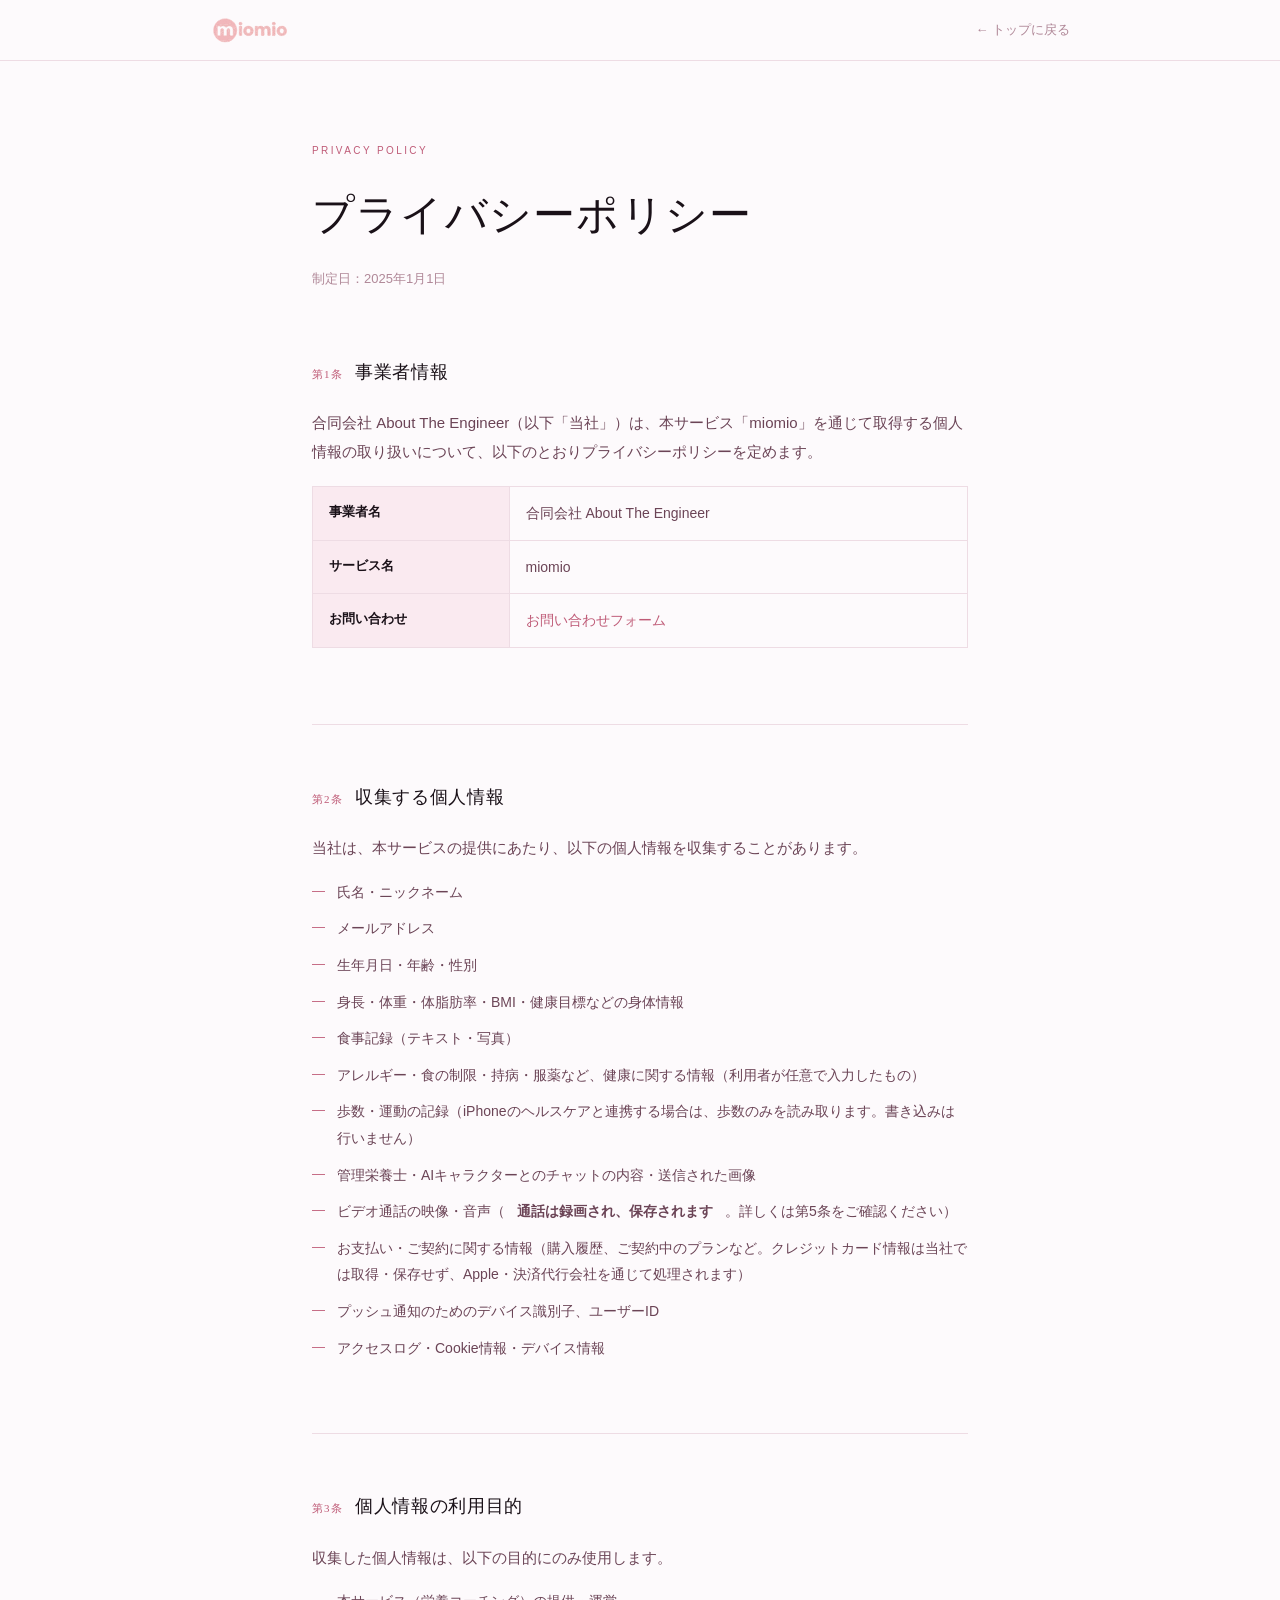
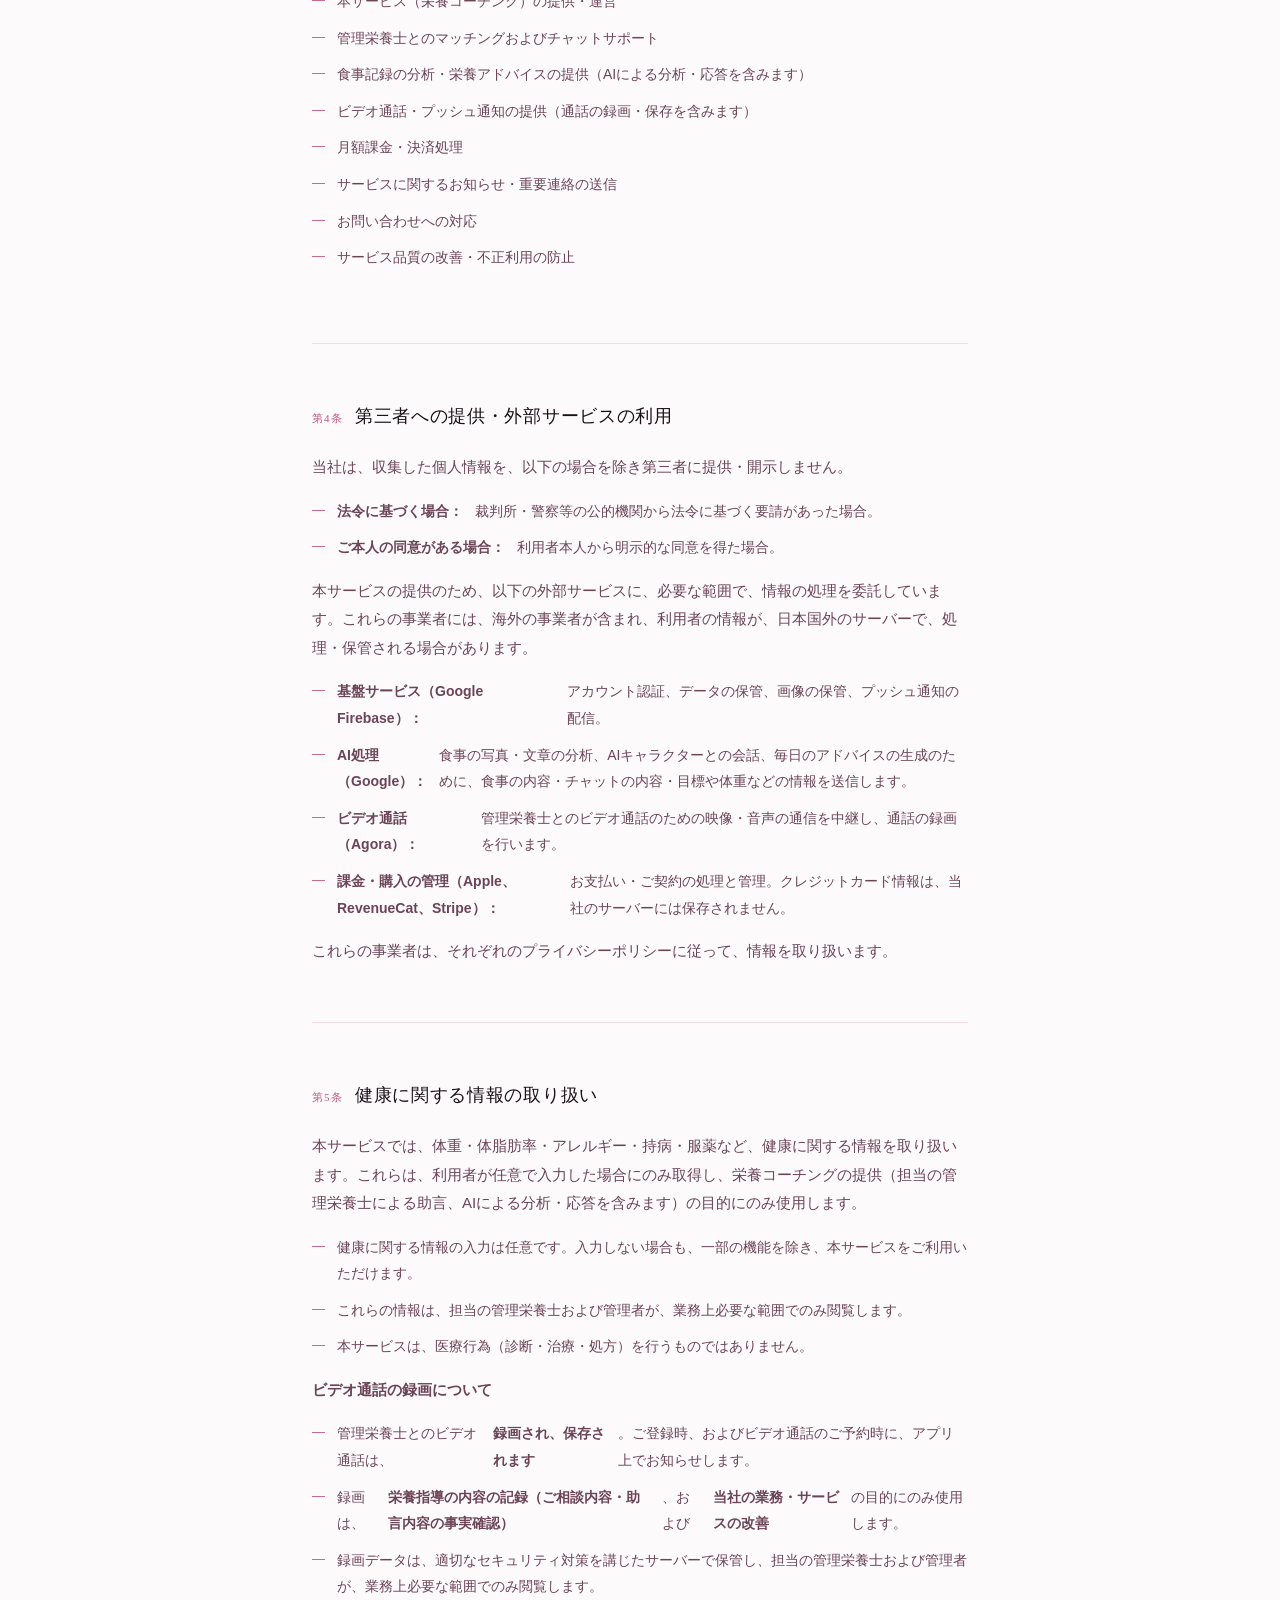
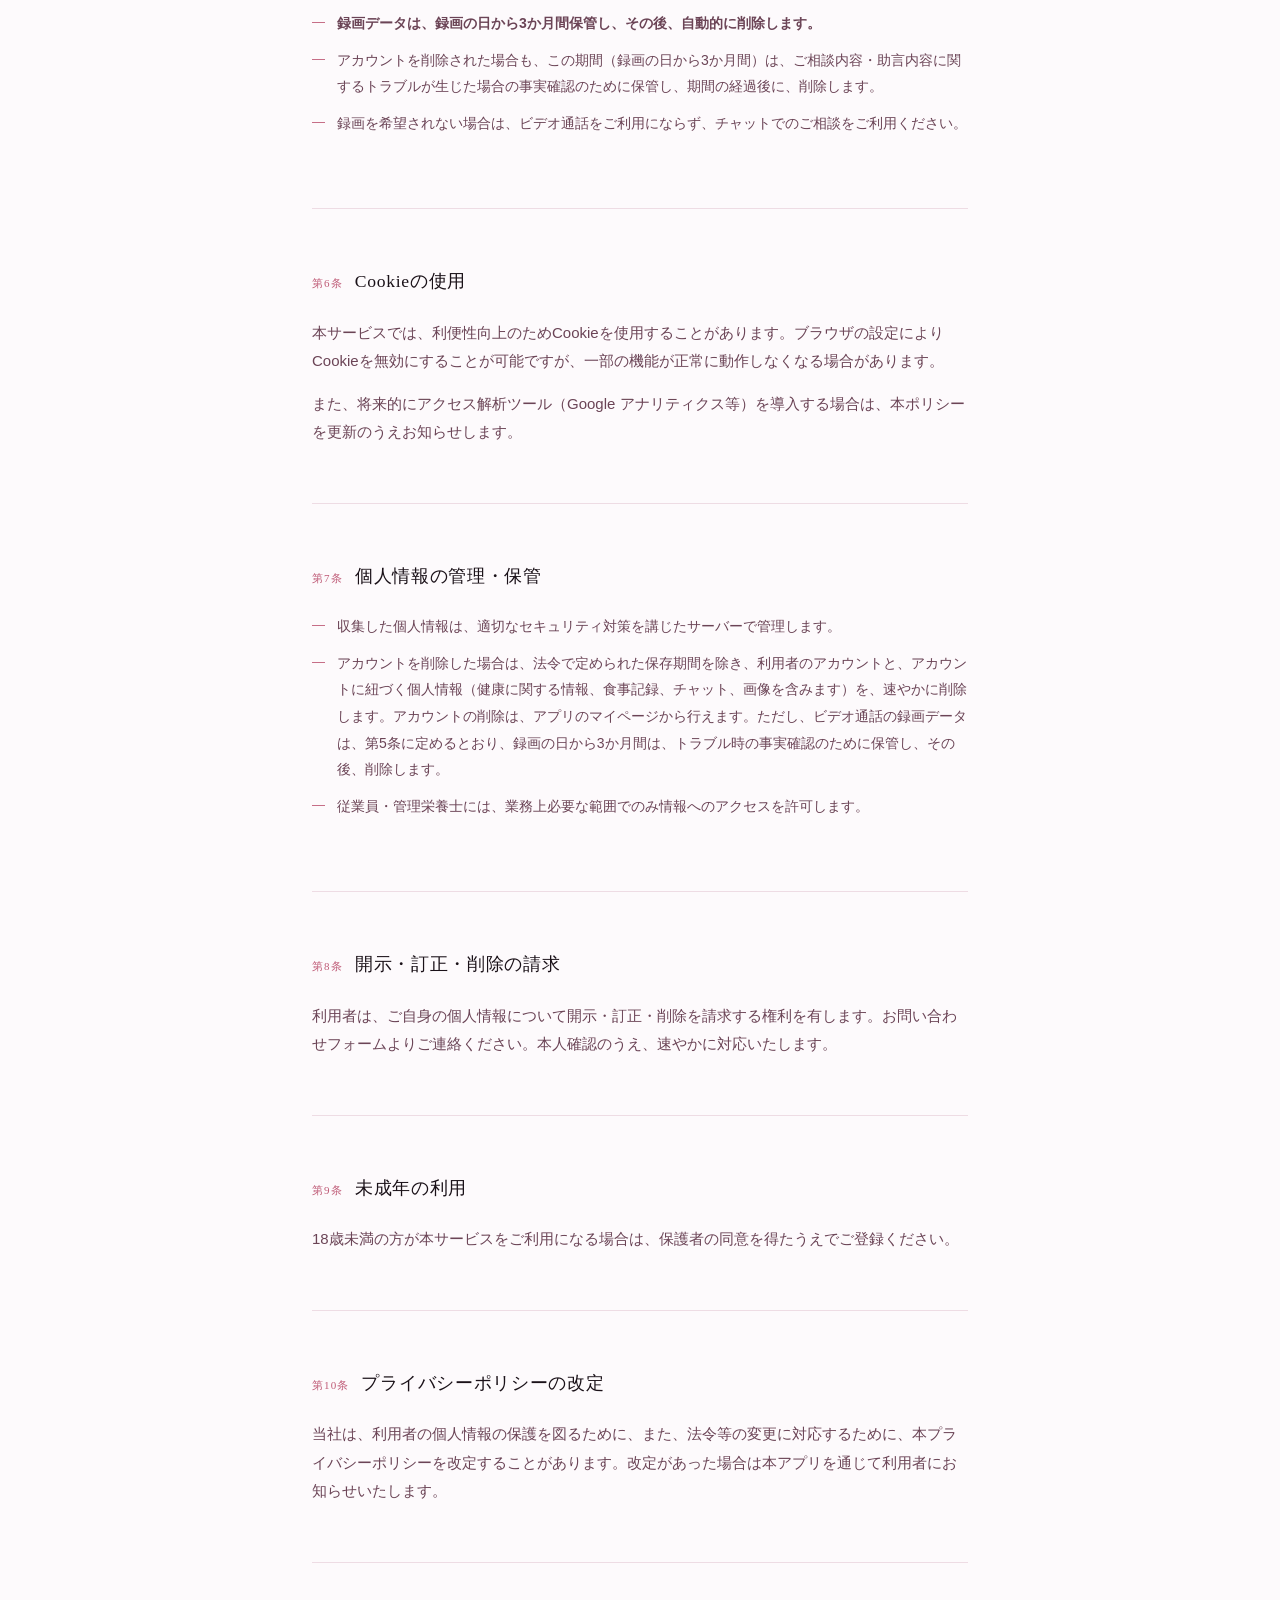
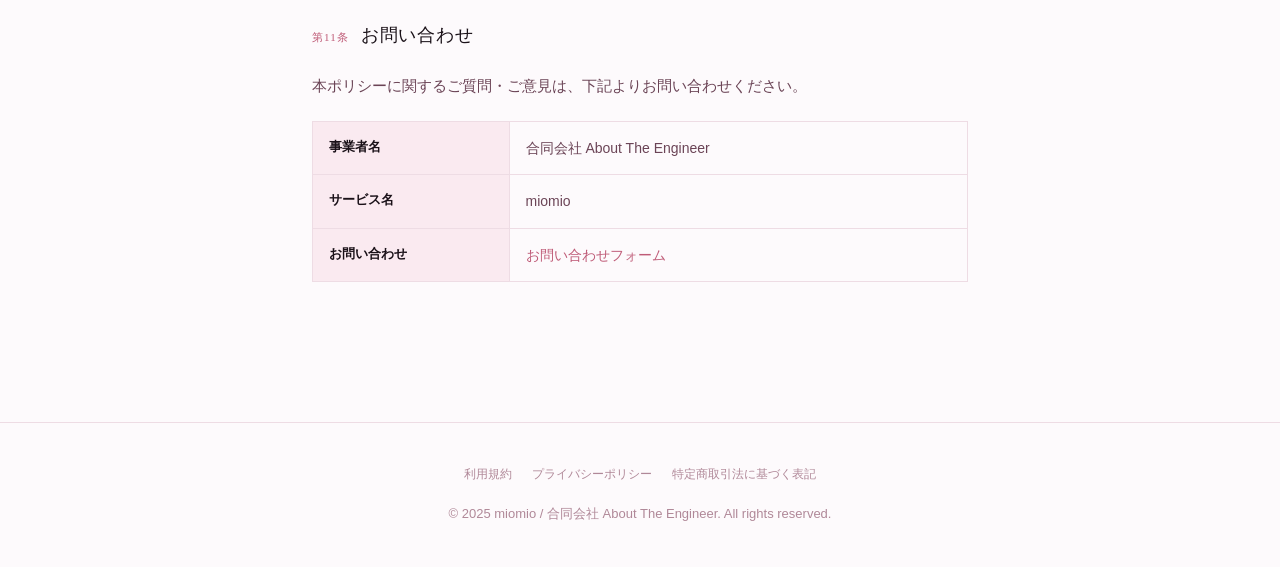
<file: privacy.html>
<!DOCTYPE html>
<html lang="ja">
<head>
  <meta charset="UTF-8">
  <link rel="icon" href="assets/images/icon.png" type="image/png">
  <meta name="viewport" content="width=device-width, initial-scale=1.0">
  <title>プライバシーポリシー — miomio</title>
  <meta name="description" content="miomio プライバシーポリシー">
  <style>
    *, *::before, *::after { box-sizing: border-box; margin: 0; padding: 0; }
    :root {
      --bg:      #fdfafc;
      --fg:      #1a1118;
      --fg-2:    #6b4456;
      --fg-3:    #b08898;
      --rose:    #bf5b77;
      --rose-lt: #faeaf0;
      --border:  #eedce4;
    }
    @media (prefers-color-scheme: dark) {
      :root:not([data-theme="light"]) {
        --bg:      #180f14;
        --fg:      #f2e8ec;
        --fg-2:    #c9a0b2;
        --fg-3:    #856070;
        --rose:    #e07a96;
        --rose-lt: #3a1828;
        --border:  #3d1f2e;
      }
    }
    html { scroll-behavior: smooth; }
    body {
      background: var(--bg);
      color: var(--fg);
      font-family: "Hiragino Sans","Hiragino Kaku Gothic ProN","Yu Gothic","Meiryo",-apple-system,sans-serif;
      font-size: 15px;
      line-height: 1.9;
      -webkit-font-smoothing: antialiased;
    }
    a { color: var(--rose); text-decoration: none; }
    a:hover { text-decoration: underline; }

    .nav {
      position: sticky; top: 0; z-index: 100;
      background: rgba(253,250,252,0.94);
      backdrop-filter: blur(16px);
      border-bottom: 1px solid var(--border);
      padding: 0 32px;
    }
    @media (prefers-color-scheme: dark) {
      :root:not([data-theme="light"]) .nav { background: rgba(24,15,20,0.95); }
    }
    .nav__inner {
      max-width: 860px; margin: 0 auto;
      height: 60px; display: flex; align-items: center; justify-content: space-between;
    }
    .logo { display: flex; align-items: center; text-decoration: none; }
    .logo img { height: 28px; width: auto; }
    .nav__back { font-size: 13px; color: var(--fg-3); }

    .page {
      max-width: 720px;
      margin: 0 auto;
      padding: 80px 32px 120px;
    }
    .page__eyebrow {
      font-size: 10px; letter-spacing: 0.24em; text-transform: uppercase;
      color: var(--rose); display: block; margin-bottom: 16px;
    }
    .page__title {
      font-family: "Hiragino Mincho ProN","YuMincho",serif;
      font-size: clamp(1.8rem, 4vw, 2.6rem);
      font-weight: 400; letter-spacing: 0.03em;
      margin-bottom: 12px; color: var(--fg);
    }
    .page__date { font-size: 13px; color: var(--fg-3); margin-bottom: 64px; }

    .section {
      margin-bottom: 56px;
      padding-bottom: 56px;
      border-bottom: 1px solid var(--border);
    }
    .section:last-child { border-bottom: none; margin-bottom: 0; padding-bottom: 0; }
    .section__title {
      font-family: "Hiragino Mincho ProN","YuMincho",serif;
      font-size: 1.1rem; font-weight: 500; letter-spacing: 0.04em;
      color: var(--fg); margin-bottom: 20px;
      display: flex; align-items: baseline; gap: 12px;
    }
    .section__num { font-size: 11px; letter-spacing: 0.1em; color: var(--rose); }
    .section p { color: var(--fg-2); margin-bottom: 14px; }
    .section p:last-child { margin-bottom: 0; }

    .list {
      list-style: none;
      display: flex; flex-direction: column; gap: 10px;
      margin: 16px 0;
    }
    .list li {
      display: flex; gap: 12px;
      font-size: 14px; color: var(--fg-2);
    }
    .list li::before {
      content: '—'; color: var(--rose); flex-shrink: 0;
      font-size: 13px; line-height: 1.9;
    }

    .highlight {
      background: var(--rose-lt);
      border-left: 3px solid var(--rose);
      border-radius: 0 8px 8px 0;
      padding: 20px 24px; margin: 20px 0;
    }
    .highlight p { color: var(--fg-2); margin-bottom: 10px; }
    .highlight p:last-child { margin-bottom: 0; }

    .info-table {
      width: 100%; border-collapse: collapse;
      margin: 20px 0; font-size: 14px;
    }
    .info-table th, .info-table td {
      padding: 13px 16px;
      border: 1px solid var(--border);
      text-align: left; color: var(--fg-2);
      vertical-align: top;
    }
    .info-table th {
      background: var(--rose-lt);
      color: var(--fg); font-weight: 600;
      font-size: 13px; width: 30%;
    }

    .footer {
      text-align: center;
      padding: 40px 32px;
      border-top: 1px solid var(--border);
      font-size: 13px; color: var(--fg-3);
    }
    .footer__links {
      display: flex; flex-wrap: wrap; justify-content: center; gap: 8px 20px;
      margin-bottom: 16px;
    }
    .footer__links a { color: var(--fg-3); font-size: 12px; }
    .footer__links a:hover { color: var(--rose); }

    @media (max-width: 600px) {
      .page { padding: 56px 24px 80px; }
      .nav { padding: 0 24px; }
      .info-table th { width: auto; }
    }
  </style>
</head>
<body>

<nav class="nav">
  <div class="nav__inner">
    <a href="/" class="logo">
      <img src="assets/images/logo.svg" alt="miomio">
    </a>
    <a href="/" class="nav__back">← トップに戻る</a>
  </div>
</nav>

<main class="page">
  <span class="page__eyebrow">Privacy Policy</span>
  <h1 class="page__title">プライバシーポリシー</h1>
  <p class="page__date">制定日：2025年1月1日</p>

  <div class="section">
    <h2 class="section__title"><span class="section__num">第1条</span>事業者情報</h2>
    <p>合同会社 About The Engineer（以下「当社」）は、本サービス「miomio」を通じて取得する個人情報の取り扱いについて、以下のとおりプライバシーポリシーを定めます。</p>
    <table class="info-table">
      <tr><th>事業者名</th><td>合同会社 About The Engineer</td></tr>
      <tr><th>サービス名</th><td>miomio</td></tr>
      <tr><th>お問い合わせ</th><td><a href="/#contact-form">お問い合わせフォーム</a></td></tr>
    </table>
  </div>

  <div class="section">
    <h2 class="section__title"><span class="section__num">第2条</span>収集する個人情報</h2>
    <p>当社は、本サービスの提供にあたり、以下の個人情報を収集することがあります。</p>
    <ul class="list">
      <li>氏名・ニックネーム</li>
      <li>メールアドレス</li>
      <li>生年月日・年齢・性別</li>
      <li>身長・体重・体脂肪率・BMI・健康目標などの身体情報</li>
      <li>食事記録（テキスト・写真）</li>
      <li>アレルギー・食の制限・持病・服薬など、健康に関する情報（利用者が任意で入力したもの）</li>
      <li>歩数・運動の記録（iPhoneのヘルスケアと連携する場合は、歩数のみを読み取ります。書き込みは行いません）</li>
      <li>管理栄養士・AIキャラクターとのチャットの内容・送信された画像</li>
      <li>ビデオ通話の映像・音声（<strong>通話は録画され、保存されます</strong>。詳しくは第5条をご確認ください）</li>
      <li>お支払い・ご契約に関する情報（購入履歴、ご契約中のプランなど。クレジットカード情報は当社では取得・保存せず、Apple・決済代行会社を通じて処理されます）</li>
      <li>プッシュ通知のためのデバイス識別子、ユーザーID</li>
      <li>アクセスログ・Cookie情報・デバイス情報</li>
    </ul>
  </div>

  <div class="section">
    <h2 class="section__title"><span class="section__num">第3条</span>個人情報の利用目的</h2>
    <p>収集した個人情報は、以下の目的にのみ使用します。</p>
    <ul class="list">
      <li>本サービス（栄養コーチング）の提供・運営</li>
      <li>管理栄養士とのマッチングおよびチャットサポート</li>
      <li>食事記録の分析・栄養アドバイスの提供（AIによる分析・応答を含みます）</li>
      <li>ビデオ通話・プッシュ通知の提供（通話の録画・保存を含みます）</li>
      <li>月額課金・決済処理</li>
      <li>サービスに関するお知らせ・重要連絡の送信</li>
      <li>お問い合わせへの対応</li>
      <li>サービス品質の改善・不正利用の防止</li>
    </ul>
  </div>

  <div class="section">
    <h2 class="section__title"><span class="section__num">第4条</span>第三者への提供・外部サービスの利用</h2>
    <p>当社は、収集した個人情報を、以下の場合を除き第三者に提供・開示しません。</p>
    <ul class="list">
      <li><strong>法令に基づく場合：</strong>裁判所・警察等の公的機関から法令に基づく要請があった場合。</li>
      <li><strong>ご本人の同意がある場合：</strong>利用者本人から明示的な同意を得た場合。</li>
    </ul>
    <p>本サービスの提供のため、以下の外部サービスに、必要な範囲で、情報の処理を委託しています。これらの事業者には、海外の事業者が含まれ、利用者の情報が、日本国外のサーバーで、処理・保管される場合があります。</p>
    <ul class="list">
      <li><strong>基盤サービス（Google Firebase）：</strong>アカウント認証、データの保管、画像の保管、プッシュ通知の配信。</li>
      <li><strong>AI処理（Google）：</strong>食事の写真・文章の分析、AIキャラクターとの会話、毎日のアドバイスの生成のために、食事の内容・チャットの内容・目標や体重などの情報を送信します。</li>
      <li><strong>ビデオ通話（Agora）：</strong>管理栄養士とのビデオ通話のための映像・音声の通信を中継し、通話の録画を行います。</li>
      <li><strong>課金・購入の管理（Apple、RevenueCat、Stripe）：</strong>お支払い・ご契約の処理と管理。クレジットカード情報は、当社のサーバーには保存されません。</li>
    </ul>
    <p>これらの事業者は、それぞれのプライバシーポリシーに従って、情報を取り扱います。</p>
  </div>

  <div class="section">
    <h2 class="section__title"><span class="section__num">第5条</span>健康に関する情報の取り扱い</h2>
    <p>本サービスでは、体重・体脂肪率・アレルギー・持病・服薬など、健康に関する情報を取り扱います。これらは、利用者が任意で入力した場合にのみ取得し、栄養コーチングの提供（担当の管理栄養士による助言、AIによる分析・応答を含みます）の目的にのみ使用します。</p>
    <ul class="list">
      <li>健康に関する情報の入力は任意です。入力しない場合も、一部の機能を除き、本サービスをご利用いただけます。</li>
      <li>これらの情報は、担当の管理栄養士および管理者が、業務上必要な範囲でのみ閲覧します。</li>
      <li>本サービスは、医療行為（診断・治療・処方）を行うものではありません。</li>
    </ul>
    <p><strong>ビデオ通話の録画について</strong></p>
    <ul class="list">
      <li>管理栄養士とのビデオ通話は、<strong>録画され、保存されます</strong>。ご登録時、およびビデオ通話のご予約時に、アプリ上でお知らせします。</li>
      <li>録画は、<strong>栄養指導の内容の記録（ご相談内容・助言内容の事実確認）</strong>、および<strong>当社の業務・サービスの改善</strong>の目的にのみ使用します。</li>
      <li>録画データは、適切なセキュリティ対策を講じたサーバーで保管し、担当の管理栄養士および管理者が、業務上必要な範囲でのみ閲覧します。</li>
      <li><strong>録画データは、録画の日から3か月間保管し、その後、自動的に削除します。</strong></li>
      <li>アカウントを削除された場合も、この期間（録画の日から3か月間）は、ご相談内容・助言内容に関するトラブルが生じた場合の事実確認のために保管し、期間の経過後に、削除します。</li>
      <li>録画を希望されない場合は、ビデオ通話をご利用にならず、チャットでのご相談をご利用ください。</li>
    </ul>
  </div>

  <div class="section">
    <h2 class="section__title"><span class="section__num">第6条</span>Cookieの使用</h2>
    <p>本サービスでは、利便性向上のためCookieを使用することがあります。ブラウザの設定によりCookieを無効にすることが可能ですが、一部の機能が正常に動作しなくなる場合があります。</p>
    <p>また、将来的にアクセス解析ツール（Google アナリティクス等）を導入する場合は、本ポリシーを更新のうえお知らせします。</p>
  </div>

  <div class="section">
    <h2 class="section__title"><span class="section__num">第7条</span>個人情報の管理・保管</h2>
    <ul class="list">
      <li>収集した個人情報は、適切なセキュリティ対策を講じたサーバーで管理します。</li>
      <li>アカウントを削除した場合は、法令で定められた保存期間を除き、利用者のアカウントと、アカウントに紐づく個人情報（健康に関する情報、食事記録、チャット、画像を含みます）を、速やかに削除します。アカウントの削除は、アプリのマイページから行えます。ただし、ビデオ通話の録画データは、第5条に定めるとおり、録画の日から3か月間は、トラブル時の事実確認のために保管し、その後、削除します。</li>
      <li>従業員・管理栄養士には、業務上必要な範囲でのみ情報へのアクセスを許可します。</li>
    </ul>
  </div>

  <div class="section">
    <h2 class="section__title"><span class="section__num">第8条</span>開示・訂正・削除の請求</h2>
    <p>利用者は、ご自身の個人情報について開示・訂正・削除を請求する権利を有します。お問い合わせフォームよりご連絡ください。本人確認のうえ、速やかに対応いたします。</p>
  </div>

  <div class="section">
    <h2 class="section__title"><span class="section__num">第9条</span>未成年の利用</h2>
    <p>18歳未満の方が本サービスをご利用になる場合は、保護者の同意を得たうえでご登録ください。</p>
  </div>

  <div class="section">
    <h2 class="section__title"><span class="section__num">第10条</span>プライバシーポリシーの改定</h2>
    <p>当社は、利用者の個人情報の保護を図るために、また、法令等の変更に対応するために、本プライバシーポリシーを改定することがあります。改定があった場合は本アプリを通じて利用者にお知らせいたします。</p>
  </div>

  <div class="section">
    <h2 class="section__title"><span class="section__num">第11条</span>お問い合わせ</h2>
    <p>本ポリシーに関するご質問・ご意見は、下記よりお問い合わせください。</p>
    <table class="info-table">
      <tr><th>事業者名</th><td>合同会社 About The Engineer</td></tr>
      <tr><th>サービス名</th><td>miomio</td></tr>
      <tr><th>お問い合わせ</th><td><a href="/#contact-form">お問い合わせフォーム</a></td></tr>
    </table>
  </div>

</main>

<footer class="footer">
  <div class="footer__links">
    <a href="terms.html">利用規約</a>
    <a href="privacy.html">プライバシーポリシー</a>
    <a href="tokusho.html">特定商取引法に基づく表記</a>
  </div>
  © 2025 miomio / 合同会社 About The Engineer. All rights reserved.
</footer>

</body>
</html>
</file>
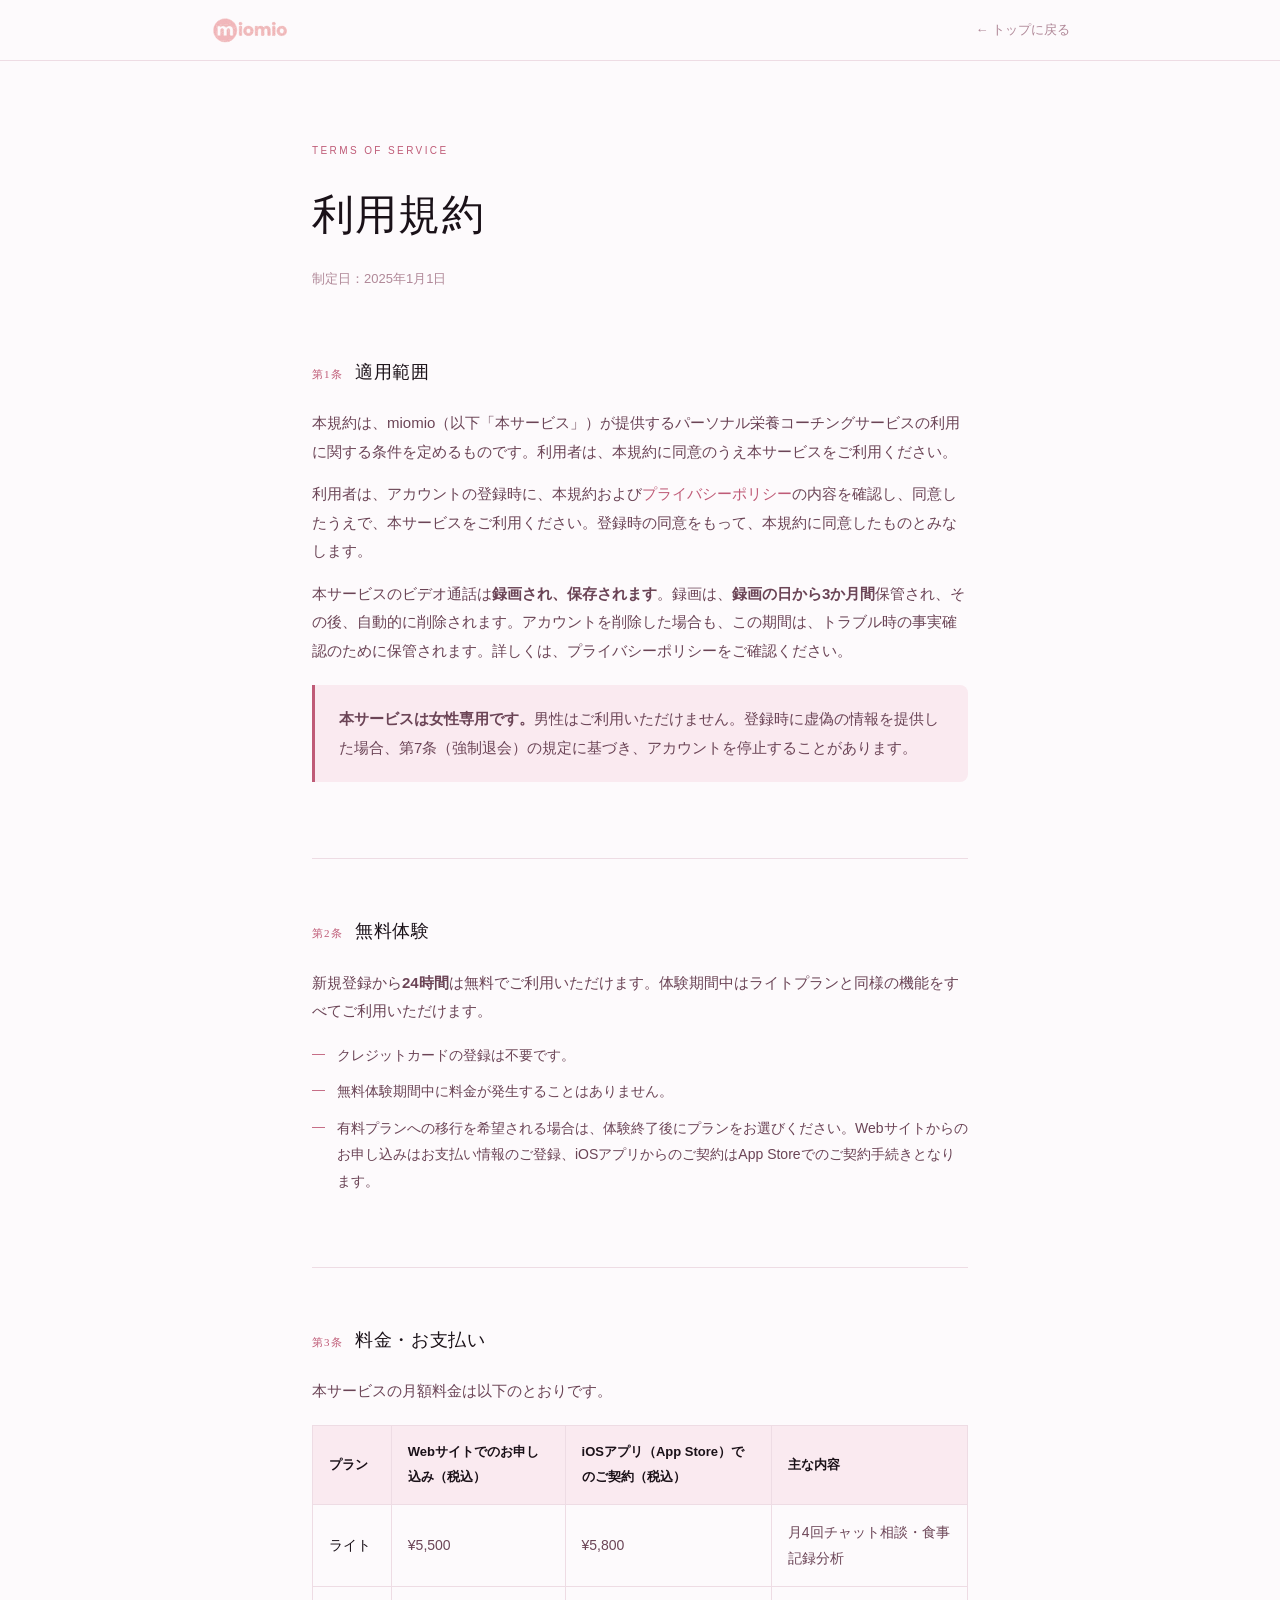
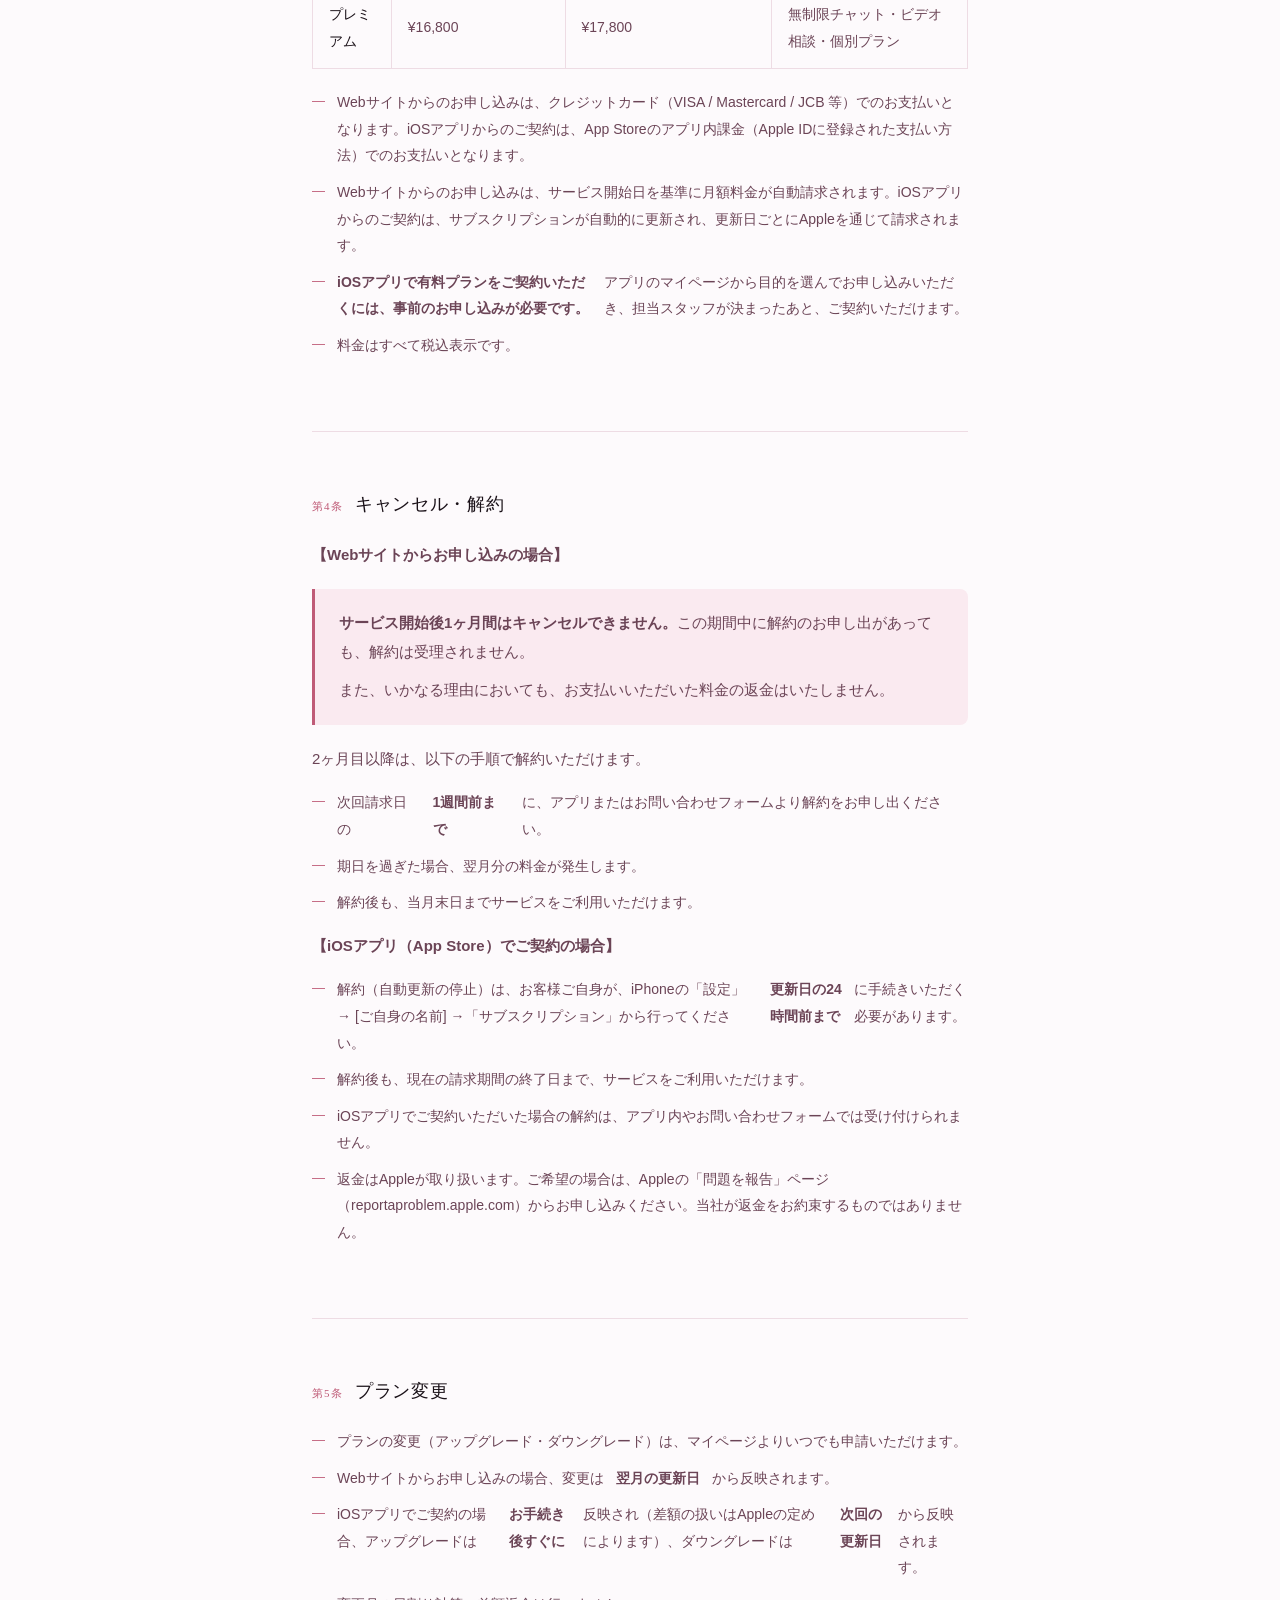
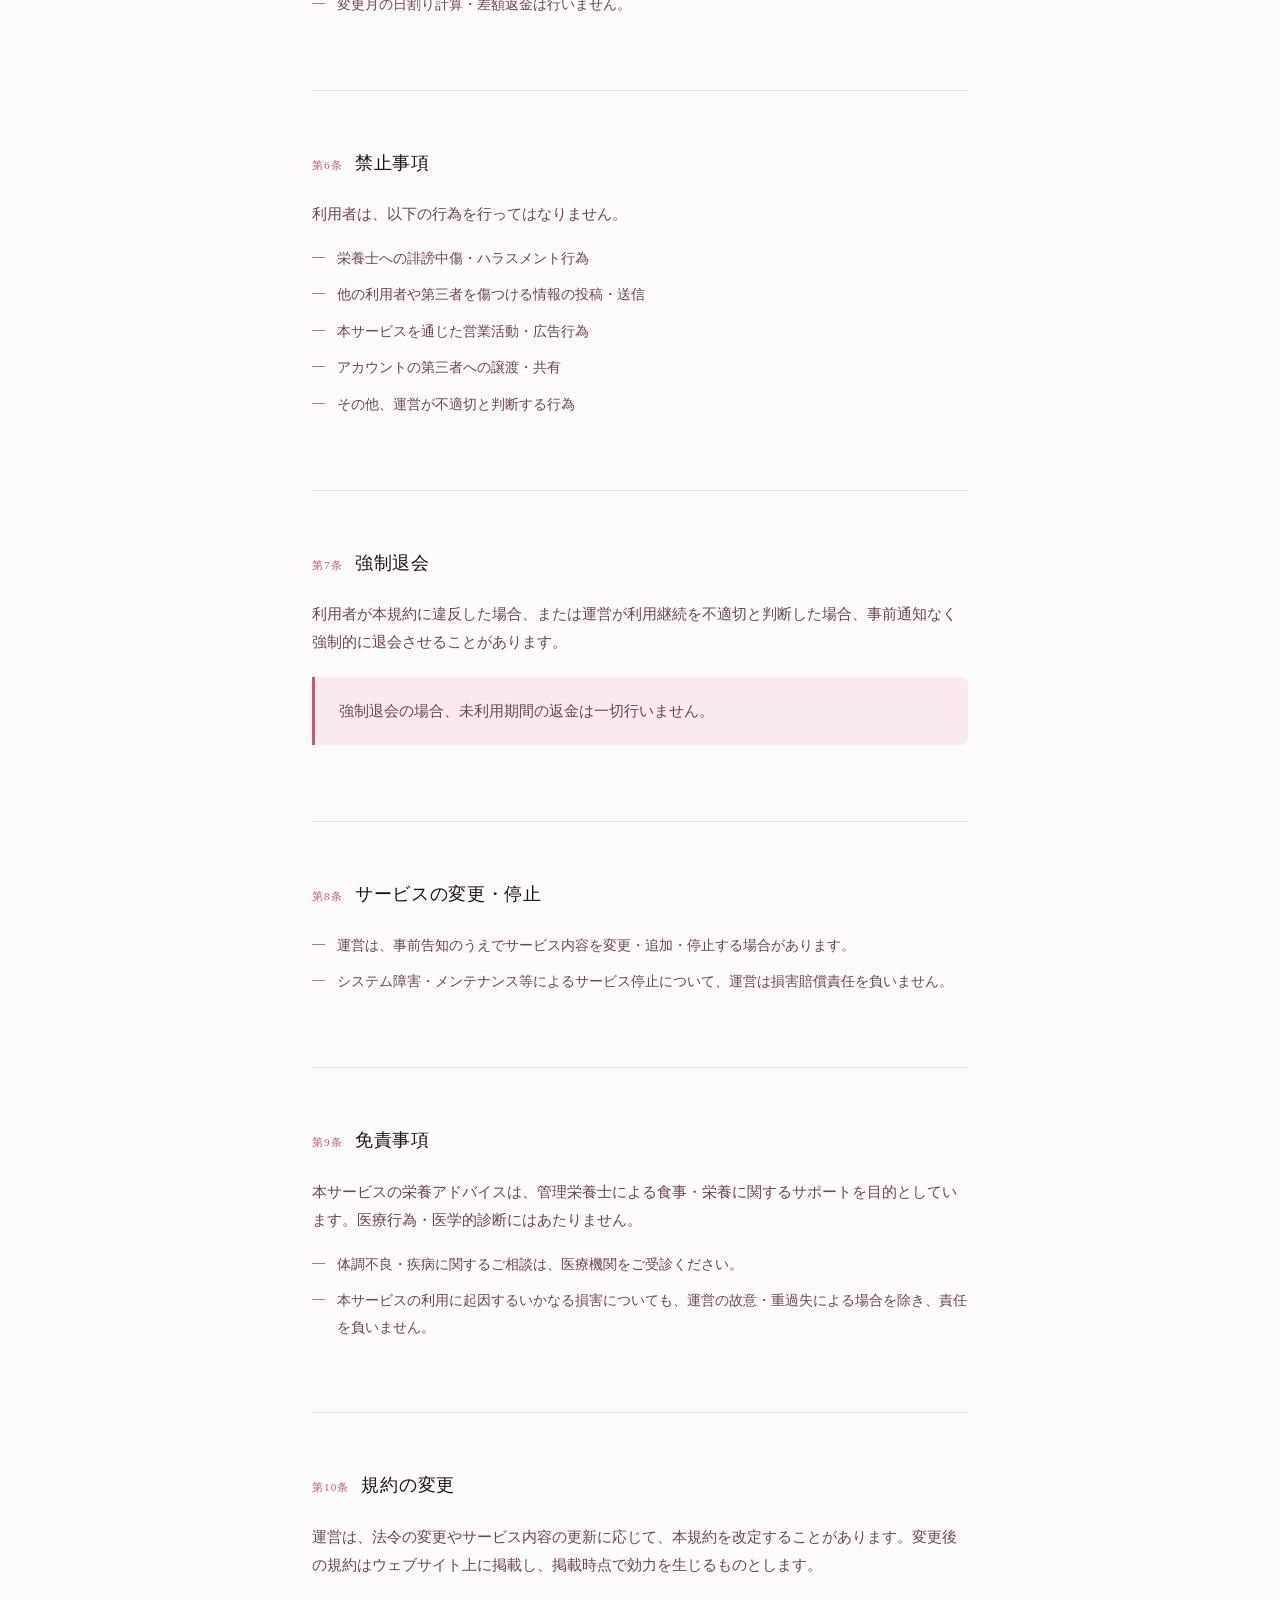
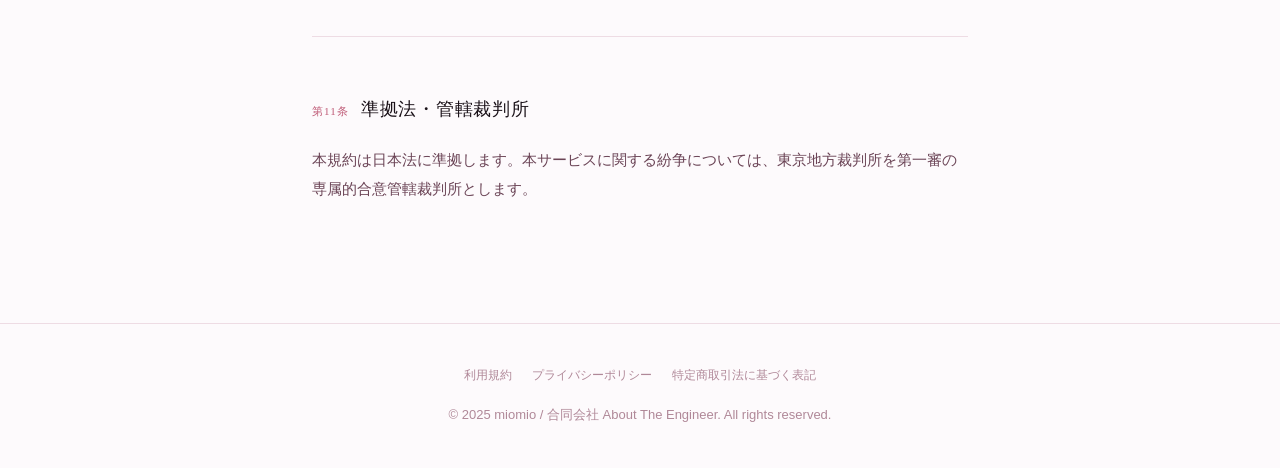
<file: terms.html>
<!DOCTYPE html>
<html lang="ja">
<head>
  <meta charset="UTF-8">
  <link rel="icon" href="assets/images/icon.png" type="image/png">
  <meta name="viewport" content="width=device-width, initial-scale=1.0">
  <title>利用規約 — miomio</title>
  <meta name="description" content="miomio サービス利用規約">
  <style>
    *, *::before, *::after { box-sizing: border-box; margin: 0; padding: 0; }
    :root {
      --bg:      #fdfafc;
      --fg:      #1a1118;
      --fg-2:    #6b4456;
      --fg-3:    #b08898;
      --rose:    #bf5b77;
      --rose-lt: #faeaf0;
      --border:  #eedce4;
    }
    @media (prefers-color-scheme: dark) {
      :root:not([data-theme="light"]) {
        --bg:      #180f14;
        --fg:      #f2e8ec;
        --fg-2:    #c9a0b2;
        --fg-3:    #856070;
        --rose:    #e07a96;
        --rose-lt: #3a1828;
        --border:  #3d1f2e;
      }
    }
    html { scroll-behavior: smooth; }
    body {
      background: var(--bg);
      color: var(--fg);
      font-family: "Hiragino Sans","Hiragino Kaku Gothic ProN","Yu Gothic","Meiryo",-apple-system,sans-serif;
      font-size: 15px;
      line-height: 1.9;
      -webkit-font-smoothing: antialiased;
    }
    a { color: var(--rose); text-decoration: none; }
    a:hover { text-decoration: underline; }

    /* Nav */
    .nav {
      position: sticky; top: 0; z-index: 100;
      background: rgba(253,250,252,0.94);
      backdrop-filter: blur(16px);
      border-bottom: 1px solid var(--border);
      padding: 0 32px;
    }
    @media (prefers-color-scheme: dark) {
      :root:not([data-theme="light"]) .nav { background: rgba(24,15,20,0.95); }
    }
    .nav__inner {
      max-width: 860px; margin: 0 auto;
      height: 60px; display: flex; align-items: center; justify-content: space-between;
    }
    .logo {
      display: flex; align-items: center;
      font-family: "Hiragino Mincho ProN","YuMincho",serif;
      font-weight: 600; font-size: 16px; letter-spacing: 0.1em; color: var(--fg);
      text-decoration: none;
    }
    .logo img { height: 28px; width: auto; }
    .nav__back {
      font-size: 13px; color: var(--fg-3);
      display: flex; align-items: center; gap: 6px;
    }

    /* Page */
    .page {
      max-width: 720px;
      margin: 0 auto;
      padding: 80px 32px 120px;
    }
    .page__eyebrow {
      font-size: 10px; letter-spacing: 0.24em; text-transform: uppercase;
      color: var(--rose); display: block; margin-bottom: 16px;
    }
    .page__title {
      font-family: "Hiragino Mincho ProN","YuMincho",serif;
      font-size: clamp(1.8rem, 4vw, 2.6rem);
      font-weight: 400; letter-spacing: 0.03em;
      margin-bottom: 12px; color: var(--fg);
    }
    .page__date {
      font-size: 13px; color: var(--fg-3); margin-bottom: 64px;
    }

    /* Sections */
    .section {
      margin-bottom: 56px;
      padding-bottom: 56px;
      border-bottom: 1px solid var(--border);
    }
    .section:last-child {
      border-bottom: none; margin-bottom: 0; padding-bottom: 0;
    }
    .section__title {
      font-family: "Hiragino Mincho ProN","YuMincho",serif;
      font-size: 1.1rem; font-weight: 500; letter-spacing: 0.04em;
      color: var(--fg); margin-bottom: 20px;
      display: flex; align-items: baseline; gap: 12px;
    }
    .section__num {
      font-size: 11px; letter-spacing: 0.1em;
      color: var(--rose); font-family: inherit;
    }
    .section p { color: var(--fg-2); margin-bottom: 14px; }
    .section p:last-child { margin-bottom: 0; }

    /* Highlight box */
    .highlight {
      background: var(--rose-lt);
      border-left: 3px solid var(--rose);
      border-radius: 0 8px 8px 0;
      padding: 20px 24px;
      margin: 20px 0;
    }
    .highlight p { color: var(--fg-2); margin-bottom: 10px; }
    .highlight p:last-child { margin-bottom: 0; }

    /* List */
    .list {
      list-style: none;
      display: flex; flex-direction: column; gap: 10px;
      margin: 16px 0;
    }
    .list li {
      display: flex; gap: 12px;
      font-size: 14px; color: var(--fg-2);
    }
    .list li::before {
      content: '—';
      color: var(--rose); flex-shrink: 0; font-size: 13px; line-height: 1.9;
    }

    /* Plan table */
    .plan-table {
      width: 100%; border-collapse: collapse;
      margin: 20px 0; font-size: 14px;
    }
    .plan-table th, .plan-table td {
      padding: 14px 16px;
      border: 1px solid var(--border);
      text-align: left;
      color: var(--fg-2);
    }
    .plan-table th {
      background: var(--rose-lt);
      color: var(--fg);
      font-weight: 600; font-size: 13px;
    }
    .plan-table td:first-child { color: var(--fg); font-weight: 500; }

    /* Footer */
    .footer {
      text-align: center;
      padding: 40px 32px;
      border-top: 1px solid var(--border);
      font-size: 13px; color: var(--fg-3);
    }
    .footer__links {
      display: flex; flex-wrap: wrap; justify-content: center; gap: 8px 20px;
      margin-bottom: 16px;
    }
    .footer__links a { color: var(--fg-3); font-size: 12px; }
    .footer__links a:hover { color: var(--rose); }

    @media (max-width: 600px) {
      .page { padding: 56px 24px 80px; }
      .nav { padding: 0 24px; }
      .plan-table { font-size: 13px; }
      .plan-table th, .plan-table td { padding: 10px 12px; }
    }
  </style>
</head>
<body>

<nav class="nav">
  <div class="nav__inner">
    <a href="/" class="logo">
      <img src="assets/images/logo.svg" alt="miomio">
    </a>
    <a href="/" class="nav__back">← トップに戻る</a>
  </div>
</nav>

<main class="page">
  <span class="page__eyebrow">Terms of Service</span>
  <h1 class="page__title">利用規約</h1>
  <p class="page__date">制定日：2025年1月1日</p>

  <div class="section">
    <h2 class="section__title"><span class="section__num">第1条</span>適用範囲</h2>
    <p>本規約は、miomio（以下「本サービス」）が提供するパーソナル栄養コーチングサービスの利用に関する条件を定めるものです。利用者は、本規約に同意のうえ本サービスをご利用ください。</p>
    <p>利用者は、アカウントの登録時に、本規約および<a href="privacy.html">プライバシーポリシー</a>の内容を確認し、同意したうえで、本サービスをご利用ください。登録時の同意をもって、本規約に同意したものとみなします。</p>
    <p>本サービスのビデオ通話は<strong>録画され、保存されます</strong>。録画は、<strong>録画の日から3か月間</strong>保管され、その後、自動的に削除されます。アカウントを削除した場合も、この期間は、トラブル時の事実確認のために保管されます。詳しくは、プライバシーポリシーをご確認ください。</p>
    <div class="highlight">
      <p><strong>本サービスは女性専用です。</strong>男性はご利用いただけません。登録時に虚偽の情報を提供した場合、第7条（強制退会）の規定に基づき、アカウントを停止することがあります。</p>
    </div>
  </div>

  <div class="section">
    <h2 class="section__title"><span class="section__num">第2条</span>無料体験</h2>
    <p>新規登録から<strong>24時間</strong>は無料でご利用いただけます。体験期間中はライトプランと同様の機能をすべてご利用いただけます。</p>
    <ul class="list">
      <li>クレジットカードの登録は不要です。</li>
      <li>無料体験期間中に料金が発生することはありません。</li>
      <li>有料プランへの移行を希望される場合は、体験終了後にプランをお選びください。Webサイトからのお申し込みはお支払い情報のご登録、iOSアプリからのご契約はApp Storeでのご契約手続きとなります。</li>
    </ul>
  </div>

  <div class="section">
    <h2 class="section__title"><span class="section__num">第3条</span>料金・お支払い</h2>
    <p>本サービスの月額料金は以下のとおりです。</p>
    <table class="plan-table">
      <thead>
        <tr><th>プラン</th><th>Webサイトでのお申し込み（税込）</th><th>iOSアプリ（App Store）でのご契約（税込）</th><th>主な内容</th></tr>
      </thead>
      <tbody>
        <tr><td>ライト</td><td>¥5,500</td><td>¥5,800</td><td>月4回チャット相談・食事記録分析</td></tr>
        <tr><td>プレミアム</td><td>¥16,800</td><td>¥17,800</td><td>無制限チャット・ビデオ相談・個別プラン</td></tr>
      </tbody>
    </table>
    <ul class="list">
      <li>Webサイトからのお申し込みは、クレジットカード（VISA / Mastercard / JCB 等）でのお支払いとなります。iOSアプリからのご契約は、App Storeのアプリ内課金（Apple IDに登録された支払い方法）でのお支払いとなります。</li>
      <li>Webサイトからのお申し込みは、サービス開始日を基準に月額料金が自動請求されます。iOSアプリからのご契約は、サブスクリプションが自動的に更新され、更新日ごとにAppleを通じて請求されます。</li>
      <li><strong>iOSアプリで有料プランをご契約いただくには、事前のお申し込みが必要です。</strong>アプリのマイページから目的を選んでお申し込みいただき、担当スタッフが決まったあと、ご契約いただけます。</li>
      <li>料金はすべて税込表示です。</li>
    </ul>
  </div>

  <div class="section">
    <h2 class="section__title"><span class="section__num">第4条</span>キャンセル・解約</h2>
    <p><strong>【Webサイトからお申し込みの場合】</strong></p>
    <div class="highlight">
      <p><strong>サービス開始後1ヶ月間はキャンセルできません。</strong>この期間中に解約のお申し出があっても、解約は受理されません。</p>
      <p>また、いかなる理由においても、お支払いいただいた料金の返金はいたしません。</p>
    </div>
    <p>2ヶ月目以降は、以下の手順で解約いただけます。</p>
    <ul class="list">
      <li>次回請求日の<strong>1週間前まで</strong>に、アプリまたはお問い合わせフォームより解約をお申し出ください。</li>
      <li>期日を過ぎた場合、翌月分の料金が発生します。</li>
      <li>解約後も、当月末日までサービスをご利用いただけます。</li>
    </ul>
    <p><strong>【iOSアプリ（App Store）でご契約の場合】</strong></p>
    <ul class="list">
      <li>解約（自動更新の停止）は、お客様ご自身が、iPhoneの「設定」→ [ご自身の名前] →「サブスクリプション」から行ってください。<strong>更新日の24時間前まで</strong>に手続きいただく必要があります。</li>
      <li>解約後も、現在の請求期間の終了日まで、サービスをご利用いただけます。</li>
      <li>iOSアプリでご契約いただいた場合の解約は、アプリ内やお問い合わせフォームでは受け付けられません。</li>
      <li>返金はAppleが取り扱います。ご希望の場合は、Appleの「問題を報告」ページ（reportaproblem.apple.com）からお申し込みください。当社が返金をお約束するものではありません。</li>
    </ul>
  </div>

  <div class="section">
    <h2 class="section__title"><span class="section__num">第5条</span>プラン変更</h2>
    <ul class="list">
      <li>プランの変更（アップグレード・ダウングレード）は、マイページよりいつでも申請いただけます。</li>
      <li>Webサイトからお申し込みの場合、変更は<strong>翌月の更新日</strong>から反映されます。</li>
      <li>iOSアプリでご契約の場合、アップグレードは<strong>お手続き後すぐに</strong>反映され（差額の扱いはAppleの定めによります）、ダウングレードは<strong>次回の更新日</strong>から反映されます。</li>
      <li>変更月の日割り計算・差額返金は行いません。</li>
    </ul>
  </div>

  <div class="section">
    <h2 class="section__title"><span class="section__num">第6条</span>禁止事項</h2>
    <p>利用者は、以下の行為を行ってはなりません。</p>
    <ul class="list">
      <li>栄養士への誹謗中傷・ハラスメント行為</li>
      <li>他の利用者や第三者を傷つける情報の投稿・送信</li>
      <li>本サービスを通じた営業活動・広告行為</li>
      <li>アカウントの第三者への譲渡・共有</li>
      <li>その他、運営が不適切と判断する行為</li>
    </ul>
  </div>

  <div class="section">
    <h2 class="section__title"><span class="section__num">第7条</span>強制退会</h2>
    <p>利用者が本規約に違反した場合、または運営が利用継続を不適切と判断した場合、事前通知なく強制的に退会させることがあります。</p>
    <div class="highlight">
      <p>強制退会の場合、未利用期間の返金は一切行いません。</p>
    </div>
  </div>

  <div class="section">
    <h2 class="section__title"><span class="section__num">第8条</span>サービスの変更・停止</h2>
    <ul class="list">
      <li>運営は、事前告知のうえでサービス内容を変更・追加・停止する場合があります。</li>
      <li>システム障害・メンテナンス等によるサービス停止について、運営は損害賠償責任を負いません。</li>
    </ul>
  </div>

  <div class="section">
    <h2 class="section__title"><span class="section__num">第9条</span>免責事項</h2>
    <p>本サービスの栄養アドバイスは、管理栄養士による食事・栄養に関するサポートを目的としています。医療行為・医学的診断にはあたりません。</p>
    <ul class="list">
      <li>体調不良・疾病に関するご相談は、医療機関をご受診ください。</li>
      <li>本サービスの利用に起因するいかなる損害についても、運営の故意・重過失による場合を除き、責任を負いません。</li>
    </ul>
  </div>

  <div class="section">
    <h2 class="section__title"><span class="section__num">第10条</span>規約の変更</h2>
    <p>運営は、法令の変更やサービス内容の更新に応じて、本規約を改定することがあります。変更後の規約はウェブサイト上に掲載し、掲載時点で効力を生じるものとします。</p>
  </div>

  <div class="section">
    <h2 class="section__title"><span class="section__num">第11条</span>準拠法・管轄裁判所</h2>
    <p>本規約は日本法に準拠します。本サービスに関する紛争については、東京地方裁判所を第一審の専属的合意管轄裁判所とします。</p>
  </div>

</main>

<footer class="footer">
  <div class="footer__links">
    <a href="terms.html">利用規約</a>
    <a href="privacy.html">プライバシーポリシー</a>
    <a href="tokusho.html">特定商取引法に基づく表記</a>
  </div>
  © 2025 miomio / 合同会社 About The Engineer. All rights reserved.
</footer>

</body>
</html>
</file>
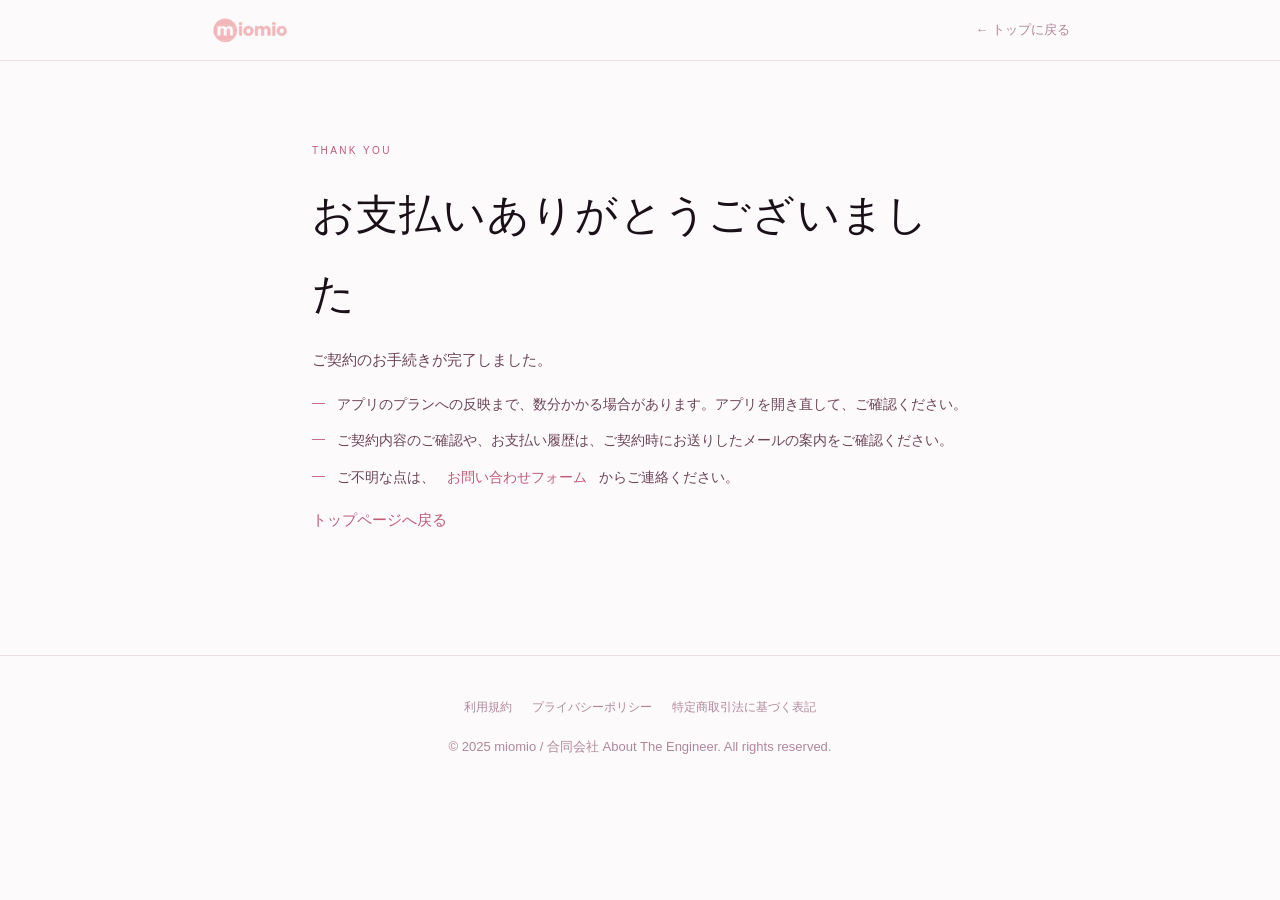
<file: thanks.html>
<!DOCTYPE html>
<html lang="ja">
<head>
  <meta charset="UTF-8">
  <link rel="icon" href="assets/images/icon.png" type="image/png">
  <meta name="viewport" content="width=device-width, initial-scale=1.0">
  <title>お支払い完了 — miomio</title>
  <meta name="robots" content="noindex">
  <meta name="description" content="miomio サービス利用規約">
  <style>
    *, *::before, *::after { box-sizing: border-box; margin: 0; padding: 0; }
    :root {
      --bg:      #fdfafc;
      --fg:      #1a1118;
      --fg-2:    #6b4456;
      --fg-3:    #b08898;
      --rose:    #bf5b77;
      --rose-lt: #faeaf0;
      --border:  #eedce4;
    }
    @media (prefers-color-scheme: dark) {
      :root:not([data-theme="light"]) {
        --bg:      #180f14;
        --fg:      #f2e8ec;
        --fg-2:    #c9a0b2;
        --fg-3:    #856070;
        --rose:    #e07a96;
        --rose-lt: #3a1828;
        --border:  #3d1f2e;
      }
    }
    html { scroll-behavior: smooth; }
    body {
      background: var(--bg);
      color: var(--fg);
      font-family: "Hiragino Sans","Hiragino Kaku Gothic ProN","Yu Gothic","Meiryo",-apple-system,sans-serif;
      font-size: 15px;
      line-height: 1.9;
      -webkit-font-smoothing: antialiased;
    }
    a { color: var(--rose); text-decoration: none; }
    a:hover { text-decoration: underline; }

    /* Nav */
    .nav {
      position: sticky; top: 0; z-index: 100;
      background: rgba(253,250,252,0.94);
      backdrop-filter: blur(16px);
      border-bottom: 1px solid var(--border);
      padding: 0 32px;
    }
    @media (prefers-color-scheme: dark) {
      :root:not([data-theme="light"]) .nav { background: rgba(24,15,20,0.95); }
    }
    .nav__inner {
      max-width: 860px; margin: 0 auto;
      height: 60px; display: flex; align-items: center; justify-content: space-between;
    }
    .logo {
      display: flex; align-items: center;
      font-family: "Hiragino Mincho ProN","YuMincho",serif;
      font-weight: 600; font-size: 16px; letter-spacing: 0.1em; color: var(--fg);
      text-decoration: none;
    }
    .logo img { height: 28px; width: auto; }
    .nav__back {
      font-size: 13px; color: var(--fg-3);
      display: flex; align-items: center; gap: 6px;
    }

    /* Page */
    .page {
      max-width: 720px;
      margin: 0 auto;
      padding: 80px 32px 120px;
    }
    .page__eyebrow {
      font-size: 10px; letter-spacing: 0.24em; text-transform: uppercase;
      color: var(--rose); display: block; margin-bottom: 16px;
    }
    .page__title {
      font-family: "Hiragino Mincho ProN","YuMincho",serif;
      font-size: clamp(1.8rem, 4vw, 2.6rem);
      font-weight: 400; letter-spacing: 0.03em;
      margin-bottom: 12px; color: var(--fg);
    }
    .page__date {
      font-size: 13px; color: var(--fg-3); margin-bottom: 64px;
    }

    /* Sections */
    .section {
      margin-bottom: 56px;
      padding-bottom: 56px;
      border-bottom: 1px solid var(--border);
    }
    .section:last-child {
      border-bottom: none; margin-bottom: 0; padding-bottom: 0;
    }
    .section__title {
      font-family: "Hiragino Mincho ProN","YuMincho",serif;
      font-size: 1.1rem; font-weight: 500; letter-spacing: 0.04em;
      color: var(--fg); margin-bottom: 20px;
      display: flex; align-items: baseline; gap: 12px;
    }
    .section__num {
      font-size: 11px; letter-spacing: 0.1em;
      color: var(--rose); font-family: inherit;
    }
    .section p { color: var(--fg-2); margin-bottom: 14px; }
    .section p:last-child { margin-bottom: 0; }

    /* Highlight box */
    .highlight {
      background: var(--rose-lt);
      border-left: 3px solid var(--rose);
      border-radius: 0 8px 8px 0;
      padding: 20px 24px;
      margin: 20px 0;
    }
    .highlight p { color: var(--fg-2); margin-bottom: 10px; }
    .highlight p:last-child { margin-bottom: 0; }

    /* List */
    .list {
      list-style: none;
      display: flex; flex-direction: column; gap: 10px;
      margin: 16px 0;
    }
    .list li {
      display: flex; gap: 12px;
      font-size: 14px; color: var(--fg-2);
    }
    .list li::before {
      content: '—';
      color: var(--rose); flex-shrink: 0; font-size: 13px; line-height: 1.9;
    }

    /* Plan table */
    .plan-table {
      width: 100%; border-collapse: collapse;
      margin: 20px 0; font-size: 14px;
    }
    .plan-table th, .plan-table td {
      padding: 14px 16px;
      border: 1px solid var(--border);
      text-align: left;
      color: var(--fg-2);
    }
    .plan-table th {
      background: var(--rose-lt);
      color: var(--fg);
      font-weight: 600; font-size: 13px;
    }
    .plan-table td:first-child { color: var(--fg); font-weight: 500; }

    /* Footer */
    .footer {
      text-align: center;
      padding: 40px 32px;
      border-top: 1px solid var(--border);
      font-size: 13px; color: var(--fg-3);
    }
    .footer__links {
      display: flex; flex-wrap: wrap; justify-content: center; gap: 8px 20px;
      margin-bottom: 16px;
    }
    .footer__links a { color: var(--fg-3); font-size: 12px; }
    .footer__links a:hover { color: var(--rose); }

    @media (max-width: 600px) {
      .page { padding: 56px 24px 80px; }
      .nav { padding: 0 24px; }
      .plan-table { font-size: 13px; }
      .plan-table th, .plan-table td { padding: 10px 12px; }
    }
  </style>
</head>
<body>

<nav class="nav">
  <div class="nav__inner">
    <a href="/" class="logo">
      <img src="assets/images/logo.svg" alt="miomio">
    </a>
    <a href="/" class="nav__back">← トップに戻る</a>
  </div>
</nav>

<main class="page">
  <span class="page__eyebrow">Thank you</span>
  <h1 class="page__title">お支払いありがとうございました</h1>

  <div class="section">
    <p>ご契約のお手続きが完了しました。</p>
    <ul class="list">
      <li>アプリのプランへの反映まで、数分かかる場合があります。アプリを開き直して、ご確認ください。</li>
      <li>ご契約内容のご確認や、お支払い履歴は、ご契約時にお送りしたメールの案内をご確認ください。</li>
      <li>ご不明な点は、<a href="/#contact-form">お問い合わせフォーム</a>からご連絡ください。</li>
    </ul>
    <p><a href="index.html">トップページへ戻る</a></p>
  </div>
</main>

<footer class="footer">
  <div class="footer__links">
    <a href="terms.html">利用規約</a>
    <a href="privacy.html">プライバシーポリシー</a>
    <a href="tokusho.html">特定商取引法に基づく表記</a>
  </div>
  © 2025 miomio / 合同会社 About The Engineer. All rights reserved.
</footer>

</body>
</html>
</file>
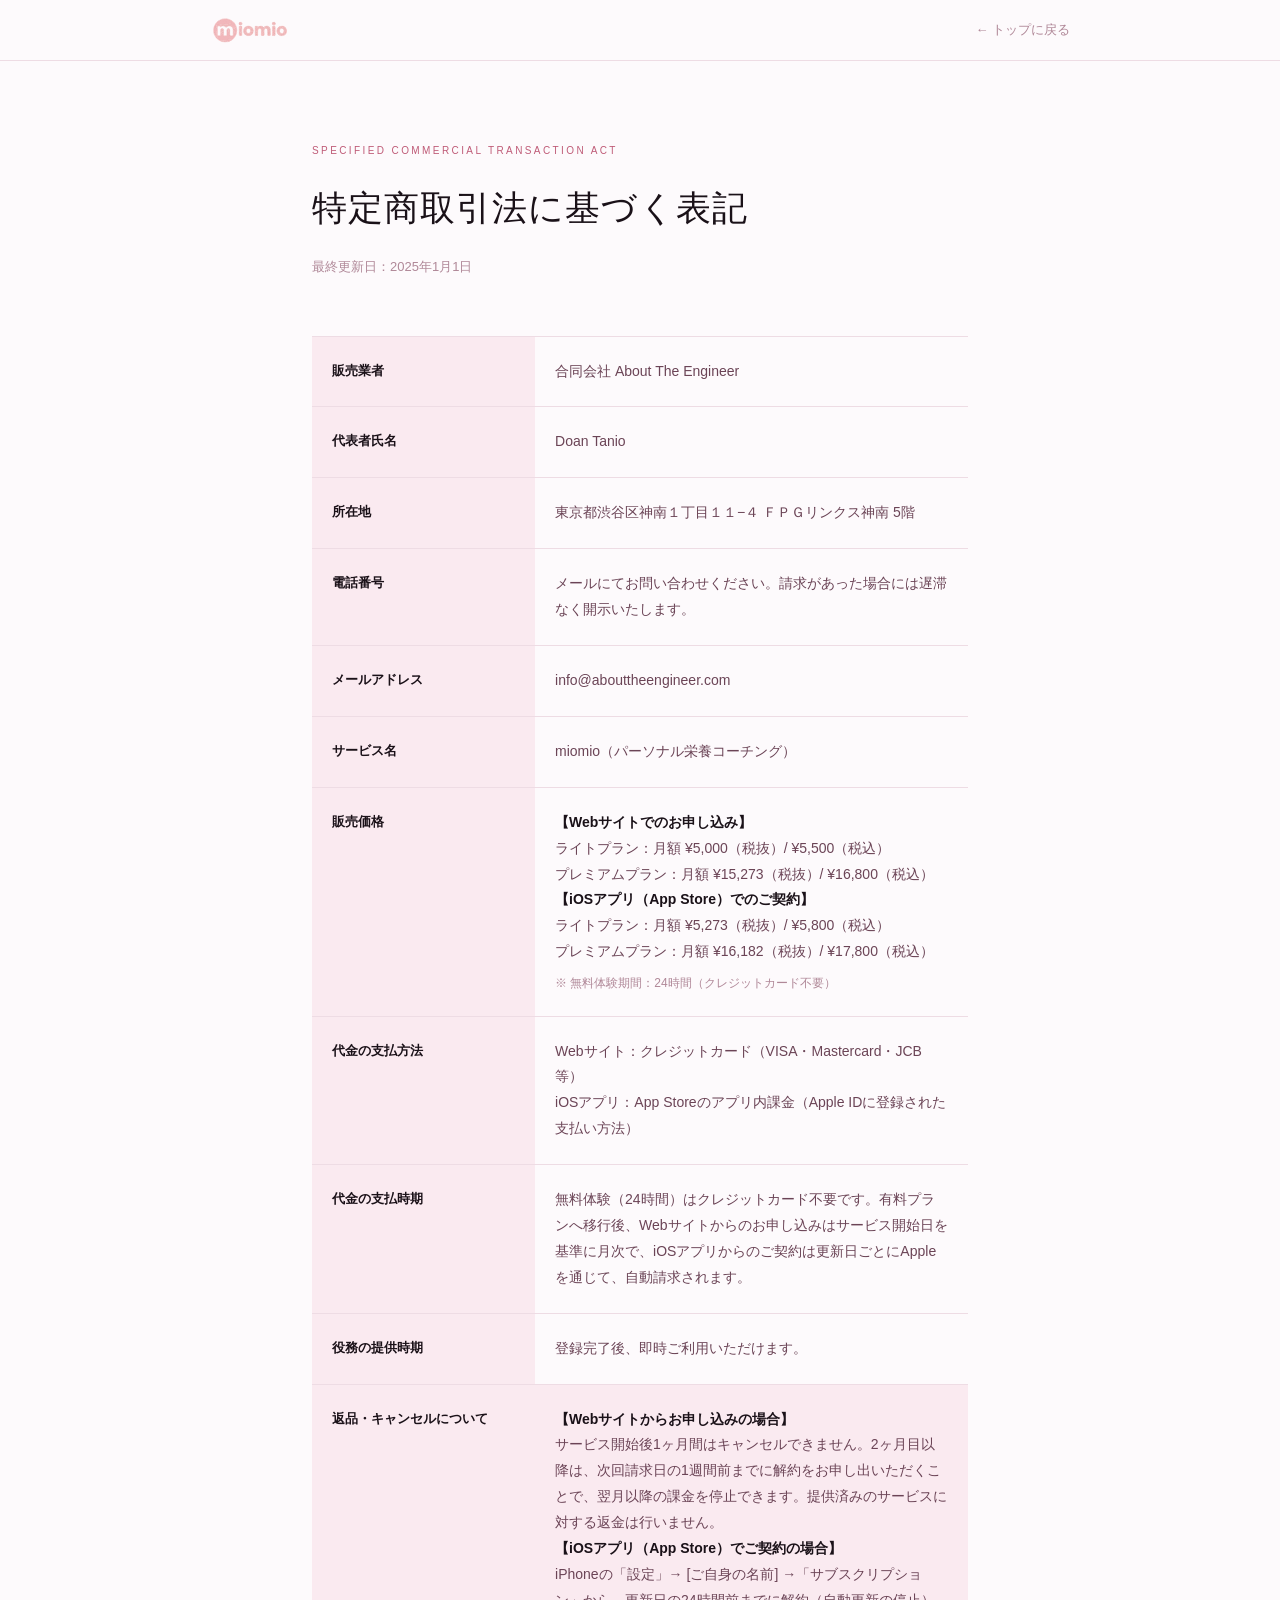
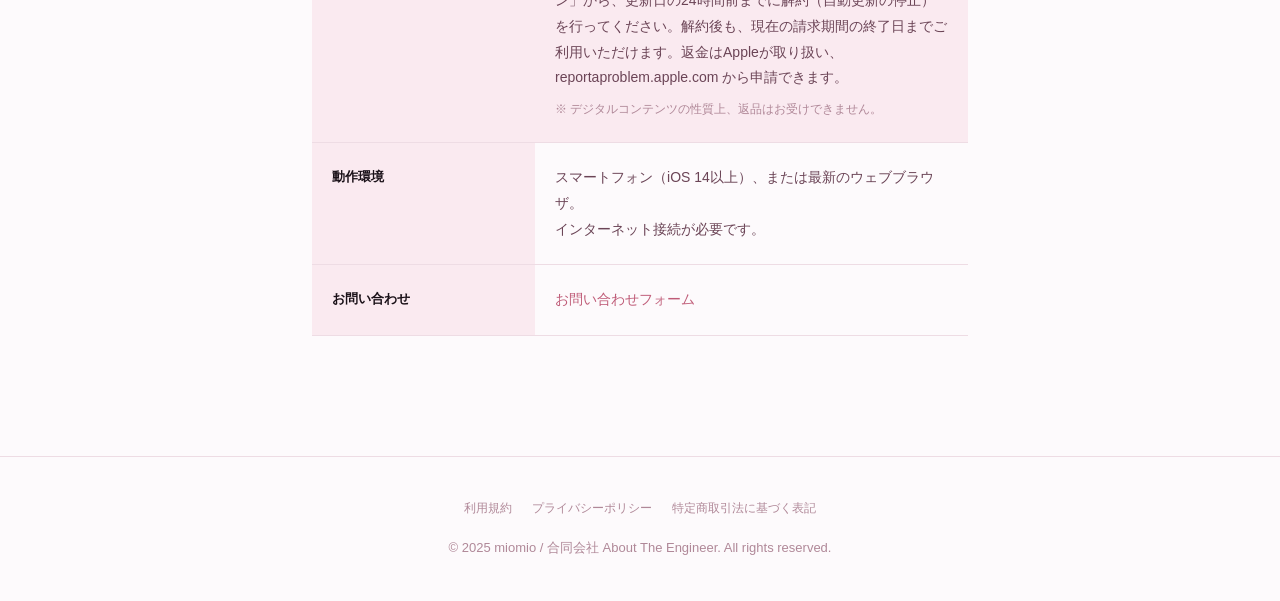
<file: tokusho.html>
<!DOCTYPE html>
<html lang="ja">
<head>
  <meta charset="UTF-8">
  <link rel="icon" href="assets/images/icon.png" type="image/png">
  <meta name="viewport" content="width=device-width, initial-scale=1.0">
  <title>特定商取引法に基づく表記 — miomio</title>
  <meta name="description" content="miomio 特定商取引法に基づく表記">
  <style>
    *, *::before, *::after { box-sizing: border-box; margin: 0; padding: 0; }
    :root {
      --bg:      #fdfafc;
      --fg:      #1a1118;
      --fg-2:    #6b4456;
      --fg-3:    #b08898;
      --rose:    #bf5b77;
      --rose-lt: #faeaf0;
      --border:  #eedce4;
    }
    @media (prefers-color-scheme: dark) {
      :root:not([data-theme="light"]) {
        --bg:      #180f14;
        --fg:      #f2e8ec;
        --fg-2:    #c9a0b2;
        --fg-3:    #856070;
        --rose:    #e07a96;
        --rose-lt: #3a1828;
        --border:  #3d1f2e;
      }
    }
    html { scroll-behavior: smooth; }
    body {
      background: var(--bg);
      color: var(--fg);
      font-family: "Hiragino Sans","Hiragino Kaku Gothic ProN","Yu Gothic","Meiryo",-apple-system,sans-serif;
      font-size: 15px;
      line-height: 1.9;
      -webkit-font-smoothing: antialiased;
    }
    a { color: var(--rose); text-decoration: none; }
    a:hover { text-decoration: underline; }

    .nav {
      position: sticky; top: 0; z-index: 100;
      background: rgba(253,250,252,0.94);
      backdrop-filter: blur(16px);
      border-bottom: 1px solid var(--border);
      padding: 0 32px;
    }
    @media (prefers-color-scheme: dark) {
      :root:not([data-theme="light"]) .nav { background: rgba(24,15,20,0.95); }
    }
    .nav__inner {
      max-width: 860px; margin: 0 auto;
      height: 60px; display: flex; align-items: center; justify-content: space-between;
    }
    .logo { display: flex; align-items: center; text-decoration: none; }
    .logo img { height: 28px; width: auto; }
    .nav__back { font-size: 13px; color: var(--fg-3); }

    .page {
      max-width: 720px;
      margin: 0 auto;
      padding: 80px 32px 120px;
    }
    .page__eyebrow {
      font-size: 10px; letter-spacing: 0.24em; text-transform: uppercase;
      color: var(--rose); display: block; margin-bottom: 16px;
    }
    .page__title {
      font-family: "Hiragino Mincho ProN","YuMincho",serif;
      font-size: clamp(1.4rem, 3.5vw, 2.2rem);
      font-weight: 400; letter-spacing: 0.03em;
      margin-bottom: 12px; color: var(--fg);
    }
    .page__date { font-size: 13px; color: var(--fg-3); margin-bottom: 56px; }

    .tokusho-table {
      width: 100%;
      border-collapse: collapse;
    }
    .tokusho-table tr {
      border-bottom: 1px solid var(--border);
    }
    .tokusho-table tr:first-child {
      border-top: 1px solid var(--border);
    }
    .tokusho-table th {
      width: 34%;
      padding: 22px 20px;
      text-align: left;
      vertical-align: top;
      font-size: 13px;
      font-weight: 600;
      color: var(--fg);
      background: var(--rose-lt);
      white-space: nowrap;
    }
    .tokusho-table td {
      padding: 22px 20px;
      font-size: 14px;
      color: var(--fg-2);
      vertical-align: top;
      line-height: 1.85;
    }
    .tokusho-table td strong { color: var(--fg); }
    .tokusho-table td .note {
      display: block;
      margin-top: 8px;
      font-size: 12px;
      color: var(--fg-3);
      line-height: 1.7;
    }

    .highlight-row td {
      background: var(--rose-lt);
      color: var(--fg-2);
    }

    .footer {
      text-align: center;
      padding: 40px 32px;
      border-top: 1px solid var(--border);
      font-size: 13px; color: var(--fg-3);
    }
    .footer__links {
      display: flex; flex-wrap: wrap; justify-content: center; gap: 8px 20px;
      margin-bottom: 16px;
    }
    .footer__links a { color: var(--fg-3); font-size: 12px; }
    .footer__links a:hover { color: var(--rose); }

    @media (max-width: 600px) {
      .page { padding: 56px 20px 80px; }
      .nav { padding: 0 20px; }
      .tokusho-table, .tokusho-table tbody,
      .tokusho-table tr, .tokusho-table th,
      .tokusho-table td { display: block; width: 100%; }
      .tokusho-table th {
        white-space: normal;
        padding: 16px 16px 8px;
        border-bottom: none;
        font-size: 12px;
        letter-spacing: 0.04em;
        color: var(--rose);
        background: transparent;
      }
      .tokusho-table td { padding: 0 16px 20px; }
      .tokusho-table tr { border-bottom: 1px solid var(--border); }
    }
  </style>
</head>
<body>

<nav class="nav">
  <div class="nav__inner">
    <a href="/" class="logo">
      <img src="assets/images/logo.svg" alt="miomio">
    </a>
    <a href="/" class="nav__back">← トップに戻る</a>
  </div>
</nav>

<main class="page">
  <span class="page__eyebrow">Specified Commercial Transaction Act</span>
  <h1 class="page__title">特定商取引法に基づく表記</h1>
  <p class="page__date">最終更新日：2025年1月1日</p>

  <table class="tokusho-table">
    <tbody>
      <tr>
        <th>販売業者</th>
        <td>合同会社 About The Engineer</td>
      </tr>
      <tr>
        <th>代表者氏名</th>
        <td>Doan Tanio</td>
      </tr>
      <tr>
        <th>所在地</th>
        <td>東京都渋谷区神南１丁目１１−４ ＦＰＧリンクス神南 5階</td>
      </tr>
      <tr>
        <th>電話番号</th>
        <td>メールにてお問い合わせください。請求があった場合には遅滞なく開示いたします。</td>
      </tr>
      <tr>
        <th>メールアドレス</th>
        <td>info@abouttheengineer.com</td>
      </tr>
      <tr>
        <th>サービス名</th>
        <td>miomio（パーソナル栄養コーチング）</td>
      </tr>
      <tr>
        <th>販売価格</th>
        <td>
          <strong>【Webサイトでのお申し込み】</strong><br>
          ライトプラン：月額 ¥5,000（税抜）/ ¥5,500（税込）<br>
          プレミアムプラン：月額 ¥15,273（税抜）/ ¥16,800（税込）<br>
          <strong>【iOSアプリ（App Store）でのご契約】</strong><br>
          ライトプラン：月額 ¥5,273（税抜）/ ¥5,800（税込）<br>
          プレミアムプラン：月額 ¥16,182（税抜）/ ¥17,800（税込）
          <span class="note">※ 無料体験期間：24時間（クレジットカード不要）</span>
        </td>
      </tr>
      <tr>
        <th>代金の支払方法</th>
        <td>Webサイト：クレジットカード（VISA・Mastercard・JCB 等）<br>iOSアプリ：App Storeのアプリ内課金（Apple IDに登録された支払い方法）</td>
      </tr>
      <tr>
        <th>代金の支払時期</th>
        <td>
          無料体験（24時間）はクレジットカード不要です。有料プランへ移行後、Webサイトからのお申し込みはサービス開始日を基準に月次で、iOSアプリからのご契約は更新日ごとにAppleを通じて、自動請求されます。
        </td>
      </tr>
      <tr>
        <th>役務の提供時期</th>
        <td>登録完了後、即時ご利用いただけます。</td>
      </tr>
      <tr class="highlight-row">
        <th>返品・キャンセルについて</th>
        <td>
          <strong>【Webサイトからお申し込みの場合】</strong><br>
          サービス開始後1ヶ月間はキャンセルできません。2ヶ月目以降は、次回請求日の1週間前までに解約をお申し出いただくことで、翌月以降の課金を停止できます。提供済みのサービスに対する返金は行いません。<br>
          <strong>【iOSアプリ（App Store）でご契約の場合】</strong><br>
          iPhoneの「設定」→ [ご自身の名前] →「サブスクリプション」から、更新日の24時間前までに解約（自動更新の停止）を行ってください。解約後も、現在の請求期間の終了日までご利用いただけます。返金はAppleが取り扱い、reportaproblem.apple.com から申請できます。<br>
          <span class="note">※ デジタルコンテンツの性質上、返品はお受けできません。</span>
        </td>
      </tr>
      <tr>
        <th>動作環境</th>
        <td>
          スマートフォン（iOS 14以上）、または最新のウェブブラウザ。<br>
          インターネット接続が必要です。
        </td>
      </tr>
      <tr>
        <th>お問い合わせ</th>
        <td><a href="/#contact-form">お問い合わせフォーム</a></td>
      </tr>
    </tbody>
  </table>
</main>

<footer class="footer">
  <div class="footer__links">
    <a href="terms.html">利用規約</a>
    <a href="privacy.html">プライバシーポリシー</a>
    <a href="tokusho.html">特定商取引法に基づく表記</a>
  </div>
  © 2025 miomio / 合同会社 About The Engineer. All rights reserved.
</footer>

</body>
</html>
</file>
<file: assets/css/style.css>
/* ── Tokens ──────────────────────────────────────────────── */
:root {
  --bg:          #fdfbfb;
  --bg-alt:      #faf3f5;
  --card:        #ffffff;
  --fg:          #2d1f24;
  --fg-2:        #6b4a55;
  --fg-3:        #a8818e;
  --primary:     #c7627c;
  --primary-dk:  #b0506a;
  --primary-lt:  #fce8ed;
  --accent:      #8b6b52;
  --accent-lt:   #f5ece4;
  --border:      #ecd8dd;
  --nav-bg:      rgba(253,251,251,0.92);
  --shadow-sm:   0 2px 8px rgba(199,98,124,0.06);
  --shadow-md:   0 4px 24px rgba(199,98,124,0.10);
}

@media (prefers-color-scheme: dark) {
  :root:not([data-theme="light"]) {
    --bg:          #1a1114;
    --bg-alt:      #221619;
    --card:        #2a1c20;
    --fg:          #f0e8ea;
    --fg-2:        #c4a0aa;
    --fg-3:        #8a6872;
    --primary:     #e8839b;
    --primary-dk:  #f09db2;
    --primary-lt:  #3d2028;
    --accent:      #c49a78;
    --accent-lt:   #352516;
    --border:      #3d2028;
    --nav-bg:      rgba(26,17,20,0.92);
    --shadow-sm:   0 2px 8px rgba(0,0,0,0.2);
    --shadow-md:   0 4px 24px rgba(0,0,0,0.25);
  }
}

:root[data-theme="dark"] {
  --bg:          #1a1114;
  --bg-alt:      #221619;
  --card:        #2a1c20;
  --fg:          #f0e8ea;
  --fg-2:        #c4a0aa;
  --fg-3:        #8a6872;
  --primary:     #e8839b;
  --primary-dk:  #f09db2;
  --primary-lt:  #3d2028;
  --accent:      #c49a78;
  --accent-lt:   #352516;
  --border:      #3d2028;
  --nav-bg:      rgba(26,17,20,0.92);
  --shadow-sm:   0 2px 8px rgba(0,0,0,0.2);
  --shadow-md:   0 4px 24px rgba(0,0,0,0.25);
}

/* ── Reset ───────────────────────────────────────────────── */
*, *::before, *::after { box-sizing: border-box; margin: 0; padding: 0; }
img { max-width: 100%; display: block; }
a { color: inherit; text-decoration: none; }
button { cursor: pointer; font: inherit; border: none; background: none; }

/* ── Base ────────────────────────────────────────────────── */
html { scroll-behavior: smooth; }

body {
  background: var(--bg);
  color: var(--fg);
  font-family: "Hiragino Sans", "Hiragino Kaku Gothic ProN", "Yu Gothic", "Meiryo", -apple-system, BlinkMacSystemFont, sans-serif;
  font-size: 16px;
  line-height: 1.75;
  -webkit-font-smoothing: antialiased;
}

h1, h2 {
  font-family: "Hiragino Mincho ProN", "YuMincho", "Yu Mincho", "HG明朝E", Georgia, serif;
  text-wrap: balance;
}

/* ── Layout ──────────────────────────────────────────────── */
.container     { max-width: 1100px; margin: 0 auto; padding: 0 24px; }
.container--sm { max-width: 680px;  margin: 0 auto; padding: 0 24px; }
.container--md { max-width: 840px;  margin: 0 auto; padding: 0 24px; }

/* ── Nav ─────────────────────────────────────────────────── */
.nav {
  position: sticky;
  top: 0;
  z-index: 100;
  background: var(--nav-bg);
  backdrop-filter: blur(12px);
  -webkit-backdrop-filter: blur(12px);
  border-bottom: 1px solid var(--border);
}

.nav__inner {
  max-width: 1100px;
  margin: 0 auto;
  padding: 0 24px;
  height: 60px;
  display: flex;
  align-items: center;
  justify-content: space-between;
}

.logo {
  display: flex;
  align-items: center;
}

.logo__img {
  height: 32px;
  width: auto;
  display: block;
}

.logo__img--sm {
  height: 24px;
}

.nav__cta {
  font-size: 13px;
  color: var(--primary);
  font-weight: 600;
  letter-spacing: 0.03em;
  padding: 6px 18px;
  border: 1.5px solid var(--primary);
  border-radius: 100px;
  transition: background 0.15s, color 0.15s;
}

.nav__cta:hover { background: var(--primary); color: #fff; }

/* ── Hero ────────────────────────────────────────────────── */
.hero {
  padding: 88px 24px 96px;
  background: var(--bg);
}

.hero__inner {
  max-width: 1160px;
  margin: 0 auto;
  display: grid;
  grid-template-columns: 1fr 480px;
  gap: 60px;
  align-items: center;
}

.hero__eyebrow {
  display: flex;
  align-items: center;
  gap: 10px;
  font-size: 11px;
  letter-spacing: 0.18em;
  text-transform: uppercase;
  color: var(--primary);
  font-weight: 600;
  margin-bottom: 24px;
}

.hero__badge {
  display: inline-flex;
  align-items: center;
  gap: 6px;
  padding: 6px 16px 6px 12px;
  border-radius: 999px;
  border: 1.5px solid var(--primary);
  outline: 1.5px solid var(--primary);
  outline-offset: 4px;
  color: var(--primary);
  font-size: 12px;
  letter-spacing: 0.1em;
  font-weight: 600;
  margin: 4px 4px 28px 4px;
}

.hero__eyebrow::before {
  content: '';
  display: block;
  width: 28px;
  height: 1px;
  background: var(--primary);
  flex-shrink: 0;
}

.hero h1 {
  font-size: clamp(2rem, 4.5vw, 3.4rem);
  font-weight: 600;
  line-height: 1.35;
  letter-spacing: -0.01em;
  color: var(--fg);
  margin: 0 0 24px;
}

.hero__sub {
  font-size: 15px;
  color: var(--fg-2);
  margin: 0 0 40px;
  line-height: 1.9;
}

.hero__ctas { display: flex; flex-wrap: wrap; gap: 12px; }

.hero__note {
  font-size: 11px;
  color: var(--fg-3);
  margin-top: 14px;
  letter-spacing: 0.04em;
}

.hero__trust {
  display: flex;
  flex-wrap: wrap;
  gap: 20px;
  margin-top: 36px;
  padding-top: 28px;
  border-top: 1px solid var(--border);
}

.hero__trust-item {
  display: flex;
  align-items: center;
  gap: 7px;
  font-size: 12px;
  color: var(--fg-2);
  font-weight: 600;
  letter-spacing: 0.02em;
}

.hero__trust-item svg { color: var(--primary); flex-shrink: 0; }

/* Right: image */
.hero__visual {
  position: relative;
  display: flex;
  align-items: flex-start;
  justify-content: center;
  margin-top: -32px;
}

.hero__image-wrap {
  width: 100%;
  border-radius: 12px;
  overflow: hidden;
}

.hero__image-wrap img {
  width: 100%;
  height: auto;
  display: block;
}

/* ── Buttons ─────────────────────────────────────────────── */
.btn {
  display: inline-block;
  padding: 14px 32px;
  border-radius: 100px;
  font-size: 15px;
  font-weight: 600;
  letter-spacing: 0.02em;
  transition: transform 0.15s, box-shadow 0.15s, background 0.15s, border-color 0.15s;
  text-align: center;
}

.btn:active { transform: translateY(1px); }

.btn--primary {
  background: var(--primary);
  color: #fff;
  box-shadow: 0 2px 14px rgba(40,105,78,0.28);
}

.btn--primary:hover {
  background: var(--primary-dk);
  box-shadow: 0 4px 22px rgba(40,105,78,0.36);
}

.btn--outline {
  background: transparent;
  color: var(--primary);
  border: 1.5px solid var(--primary);
}

.btn--outline:hover { background: var(--primary-lt); }

.btn--white {
  background: #fff;
  color: var(--primary);
  box-shadow: 0 2px 14px rgba(0,0,0,0.16);
}

.btn--white:hover { background: #f0f7f3; }

.btn--ghost-white {
  background: transparent;
  color: #fff;
  border: 1.5px solid rgba(255,255,255,0.55);
}

.btn--ghost-white:hover {
  background: rgba(255,255,255,0.12);
  border-color: #fff;
}

/* ── Sections ────────────────────────────────────────────── */
.section { padding: 92px 24px; }
.section--alt { background: var(--bg-alt); }

.section__eyebrow {
  font-size: 11px;
  letter-spacing: 0.18em;
  text-transform: uppercase;
  color: var(--fg-3);
  font-weight: 700;
  text-align: center;
  display: block;
  margin-bottom: 12px;
}

.section__title {
  font-size: clamp(1.6rem, 4vw, 2.2rem);
  font-weight: 600;
  text-align: center;
  margin-bottom: 60px;
  letter-spacing: -0.01em;
}

/* ── Features ─────────────────────────────────────────────── */
.features-grid {
  display: grid;
  grid-template-columns: repeat(3, 1fr);
  gap: 20px;
}

.feature-card {
  padding: 36px 30px;
  border-radius: 16px;
  background: var(--card);
  border: 1px solid var(--border);
  transition: border-color 0.2s, box-shadow 0.2s;
}

.feature-card:hover {
  border-color: var(--primary);
  box-shadow: 0 4px 28px rgba(40,105,78,0.09);
}

.feature-card__icon {
  width: 44px;
  height: 44px;
  border-radius: 12px;
  background: var(--primary-lt);
  display: flex;
  align-items: center;
  justify-content: center;
  margin-bottom: 20px;
  color: var(--primary);
}

.feature-card h3 {
  font-family: "Hiragino Sans", "Hiragino Kaku Gothic ProN", "Yu Gothic", sans-serif;
  font-size: 1.05rem;
  font-weight: 700;
  margin-bottom: 12px;
}

.feature-card p {
  font-size: 14px;
  color: var(--fg-2);
  line-height: 1.85;
}

/* ── Steps ────────────────────────────────────────────────── */
.steps { display: flex; flex-direction: column; }

.step {
  display: flex;
  gap: 28px;
  align-items: flex-start;
  padding-bottom: 44px;
}

.step:last-child { padding-bottom: 0; }

.step__spine {
  display: flex;
  flex-direction: column;
  align-items: center;
  flex-shrink: 0;
}

.step__num {
  width: 48px;
  height: 48px;
  border-radius: 50%;
  background: var(--primary);
  color: #fff;
  font-family: "Hiragino Mincho ProN", "YuMincho", serif;
  font-size: 20px;
  font-weight: 600;
  display: flex;
  align-items: center;
  justify-content: center;
}

.step__line {
  width: 1px;
  flex: 1;
  min-height: 40px;
  background: var(--border);
  margin-top: 6px;
}

.step:last-child .step__line { display: none; }

.step__body { padding-top: 10px; }

.step__body h3 {
  font-family: "Hiragino Sans", "Hiragino Kaku Gothic ProN", "Yu Gothic", sans-serif;
  font-size: 1.05rem;
  font-weight: 700;
  margin-bottom: 8px;
}

.step__body p { font-size: 14px; color: var(--fg-2); line-height: 1.85; }

/* ── For Whom ────────────────────────────────────────────── */
.forwhom-grid {
  display: grid;
  grid-template-columns: repeat(3, 1fr);
  gap: 24px;
}

.forwhom-card {
  background: var(--card);
  border: 1.5px solid var(--border);
  border-radius: 20px;
  padding: 36px 32px;
}

.forwhom-card__icon {
  width: 48px; height: 48px;
  border-radius: 14px;
  background: var(--rose-lt);
  color: var(--rose);
  display: flex; align-items: center; justify-content: center;
  margin-bottom: 20px;
}

.forwhom-card h3 {
  font-size: 1rem; font-weight: 700;
  color: var(--fg); margin-bottom: 12px; line-height: 1.5;
}

.forwhom-card p {
  font-size: 13px; color: var(--fg-2); line-height: 1.85;
}

@media (max-width: 860px) {
  .forwhom-grid { grid-template-columns: 1fr; }
}

/* ── Programs ────────────────────────────────────────────── */
.prog-tabs {
  display: grid;
  grid-template-columns: repeat(3, 1fr);
  gap: 12px;
  margin-bottom: 40px;
}

.prog-tab {
  all: unset;
  cursor: pointer;
  display: flex;
  flex-direction: column;
  align-items: center;
  gap: 8px;
  padding: 24px 16px;
  border-radius: 16px;
  border: 1.5px solid var(--border);
  background: var(--card);
  text-align: center;
  transition: border-color 0.2s, box-shadow 0.2s, background 0.2s;
}
.prog-tab:hover { border-color: var(--rose); }
.prog-tab--active {
  border-color: var(--rose);
  background: var(--rose-lt);
  box-shadow: 0 4px 24px rgba(191,91,119,0.12);
}

.prog-tab__icon {
  width: 44px; height: 44px;
  border-radius: 12px;
  display: flex; align-items: center; justify-content: center;
  background: var(--rose-lt);
  color: var(--rose);
  flex-shrink: 0;
}
.prog-tab--active .prog-tab__icon { background: #fff; }

.prog-tab__label {
  font-size: 13px; font-weight: 700;
  color: var(--fg); line-height: 1.45;
}
.prog-tab__en {
  font-size: 10px; letter-spacing: 0.1em; text-transform: uppercase;
  color: var(--fg-3);
}
.prog-tab--active .prog-tab__en { color: var(--rose); }

.prog-panel { display: none; }
.prog-panel--active { display: block; }

.prog-voice {
  font-family: "Hiragino Mincho ProN","YuMincho",serif;
  font-size: clamp(1rem, 2vw, 1.2rem);
  font-weight: 400;
  font-style: italic;
  color: var(--fg);
  border-left: 3px solid var(--rose);
  padding: 16px 24px;
  margin-bottom: 16px;
  background: var(--rose-lt);
  border-radius: 0 12px 12px 0;
  line-height: 1.8;
}

.prog-approach {
  font-size: 14px; color: var(--fg-2);
  margin-bottom: 32px; line-height: 1.85;
}

.prog-features {
  display: grid;
  grid-template-columns: repeat(2, 1fr);
  gap: 20px;
}

.prog-feature {
  background: var(--card);
  border: 1.5px solid var(--border);
  border-radius: 16px;
  padding: 28px;
}
.prog-feature__icon {
  width: 36px; height: 36px;
  border-radius: 10px;
  background: var(--rose-lt);
  color: var(--rose);
  display: flex; align-items: center; justify-content: center;
  margin-bottom: 16px;
}
.prog-feature h4 {
  font-size: 15px; font-weight: 700;
  color: var(--fg); margin-bottom: 10px;
}
.prog-feature p { font-size: 13px; color: var(--fg-2); line-height: 1.8; }

@media (max-width: 760px) {
  .prog-tabs { grid-template-columns: 1fr; }
  .prog-tab { flex-direction: row; text-align: left; }
  .prog-features { grid-template-columns: 1fr; }
}
@media (max-width: 560px) {
  .prog-tab { padding: 16px; }
}

/* ── Pricing ─────────────────────────────────────────────── */
.pricing-grid {
  display: grid;
  grid-template-columns: repeat(3, 1fr);
  gap: 24px;
  align-items: start;
}

.plan {
  padding: 40px;
  border-radius: 20px;
  background: var(--card);
  border: 1.5px solid var(--border);
}

.plan--featured {
  position: relative;
  border-color: var(--primary);
  box-shadow: 0 8px 48px rgba(199,98,124,0.13);
}

.plan__badge {
  position: absolute;
  top: -14px;
  left: 50%;
  transform: translateX(-50%);
  white-space: nowrap;
  padding: 4px 14px;
  background: var(--rose-lt);
  color: var(--rose);
  border: 1px solid var(--rose);
  border-radius: 100px;
  font-size: 11px;
  font-weight: 700;
  letter-spacing: 0.08em;
}

.plan h3 {
  font-family: "Hiragino Sans", "Hiragino Kaku Gothic ProN", "Yu Gothic", sans-serif;
  font-size: 1.4rem;
  font-weight: 700;
  margin-bottom: 6px;
}

.plan__desc { font-size: 13px; color: var(--fg-2); margin-bottom: 24px; }

.plan__price {
  margin-bottom: 28px;
  display: flex;
  align-items: baseline;
  gap: 4px;
}

.plan__amount {
  font-family: "Hiragino Mincho ProN", "YuMincho", serif;
  font-size: 2.6rem;
  font-weight: 700;
  color: var(--primary);
  letter-spacing: -0.02em;
  font-variant-numeric: tabular-nums;
}

.plan__period { font-size: 13px; color: var(--fg-2); }

.plan .btn { width: 100%; display: block; margin-bottom: 28px; }

.plan__features {
  list-style: none;
  display: flex;
  flex-direction: column;
  gap: 12px;
}

.plan__features li {
  display: flex;
  align-items: flex-start;
  gap: 10px;
  font-size: 14px;
  color: var(--fg-2);
  line-height: 1.6;
}

.plan__features li svg { flex-shrink: 0; color: var(--primary); margin-top: 2px; }

/* ── FAQ Accordion ───────────────────────────────────────── */
.faq-list { display: flex; flex-direction: column; gap: 10px; }

.faq-item {
  border-radius: 12px;
  background: var(--card);
  border: 1px solid var(--border);
  overflow: hidden;
  transition: border-color 0.2s;
}

.faq-item.open { border-color: var(--primary); }

.faq-header {
  width: 100%;
  display: flex;
  align-items: center;
  justify-content: space-between;
  gap: 16px;
  padding: 22px 28px;
  text-align: left;
  color: var(--fg);
  font-family: "Hiragino Sans", "Hiragino Kaku Gothic ProN", "Yu Gothic", sans-serif;
  font-size: 15px;
  font-weight: 700;
  cursor: pointer;
  transition: background 0.15s;
}

.faq-header:hover { background: var(--bg-alt); }

.faq-chevron {
  flex-shrink: 0;
  color: var(--fg-3);
  transition: transform 0.25s ease;
}

.faq-item.open .faq-chevron { transform: rotate(180deg); }

.faq-body {
  max-height: 0;
  overflow: hidden;
  transition: max-height 0.3s ease, padding 0.3s ease;
}

.faq-item.open .faq-body { max-height: 300px; }

.faq-body p {
  padding: 0 28px 24px;
  font-size: 14px;
  color: var(--fg-2);
  line-height: 1.85;
}

/* ── CTA section ─────────────────────────────────────────── */
.cta-section {
  padding: 100px 24px;
  background: var(--primary);
  text-align: center;
}

.cta-section h2 {
  font-size: clamp(1.8rem, 5vw, 2.6rem);
  color: #fff;
  font-weight: 600;
  margin-bottom: 20px;
  letter-spacing: -0.01em;
}

.cta-section p {
  color: rgba(255,255,255,0.88);
  font-size: 1.05rem;
  max-width: 460px;
  margin: 0 auto 48px;
  line-height: 1.85;
}

.cta__buttons {
  display: flex;
  flex-wrap: wrap;
  gap: 12px;
  justify-content: center;
}

/* ── Contact Form ────────────────────────────────────────── */
.contact__sub {
  text-align: center;
  color: var(--fg-2);
  font-size: 15px;
  margin-top: -40px;
  margin-bottom: 48px;
  line-height: 1.75;
}

.contact-form {
  display: flex;
  flex-direction: column;
  gap: 20px;
  background: var(--card);
  border: 1px solid var(--border);
  border-radius: 20px;
  padding: 44px 40px;
  box-shadow: var(--shadow-sm);
}

.form-group {
  display: flex;
  flex-direction: column;
  gap: 7px;
}

.form-group label {
  font-size: 13px;
  font-weight: 700;
  color: var(--fg);
  letter-spacing: 0.02em;
}

.form-group input,
.form-group textarea {
  background: var(--bg);
  border: 1.5px solid var(--border);
  border-radius: 10px;
  padding: 12px 16px;
  font: inherit;
  font-size: 15px;
  color: var(--fg);
  width: 100%;
  transition: border-color 0.15s, box-shadow 0.15s;
  appearance: none;
  -webkit-appearance: none;
}

.form-group input::placeholder,
.form-group textarea::placeholder { color: var(--fg-3); }

.form-group input:focus,
.form-group textarea:focus {
  outline: none;
  border-color: var(--primary);
  box-shadow: 0 0 0 3px var(--primary-lt);
}

.form-group textarea { resize: vertical; min-height: 120px; }

.form-submit { width: 100%; display: block; }

.form-notice {
  font-size: 12px;
  color: var(--fg-3);
  text-align: center;
  line-height: 1.6;
}

/* ── Footer ──────────────────────────────────────────────── */
.footer {
  padding: 64px 24px 48px;
  background: var(--bg-alt);
  border-top: 1px solid var(--border);
}

.footer__grid {
  display: grid;
  grid-template-columns: 2fr 1fr 1fr 1fr;
  gap: 48px;
  margin-bottom: 48px;
}

.footer__brand .logo { font-size: 16px; }

.footer__brand p {
  font-size: 13px;
  color: var(--fg-2);
  margin-top: 12px;
  max-width: 220px;
  line-height: 1.75;
}

.footer__col h4 {
  font-family: "Hiragino Sans", "Hiragino Kaku Gothic ProN", sans-serif;
  font-size: 11px;
  font-weight: 700;
  letter-spacing: 0.12em;
  text-transform: uppercase;
  color: var(--fg-3);
  margin-bottom: 16px;
}

.footer__col ul { list-style: none; display: flex; flex-direction: column; gap: 10px; }
.footer__col a { font-size: 14px; color: var(--fg-2); transition: color 0.15s; }
.footer__col a:hover { color: var(--primary); }

.footer__bottom {
  border-top: 1px solid var(--border);
  padding-top: 32px;
  font-size: 12px;
  color: var(--fg-3);
  text-align: center;
}

/* ── Sticky mobile CTA ───────────────────────────────────── */
.sticky-cta {
  position: fixed;
  bottom: 0;
  left: 0;
  right: 0;
  z-index: 50;
  padding: 12px 16px 16px;
  background: var(--nav-bg);
  backdrop-filter: blur(12px);
  -webkit-backdrop-filter: blur(12px);
  border-top: 1px solid var(--border);
  display: none;
  transform: translateY(100%);
  transition: transform 0.3s ease;
}

.sticky-cta.visible { transform: translateY(0); }

.sticky-cta .btn { width: 100%; display: block; text-align: center; }

/* ── Responsive ──────────────────────────────────────────── */
@media (max-width: 1000px) {
  .pricing-grid  { grid-template-columns: 1fr 1fr; }
}
@media (max-width: 860px) {
  .hero__inner   { grid-template-columns: 1fr; gap: 48px; }
  .hero__visual  { order: -1; }
  .hero__visual::before { width: 260px; height: 260px; }
  .hero__visual::after  { width: 300px; height: 300px; }
  .hero__image-wrap { width: 220px; height: 220px; }
  .features-grid { grid-template-columns: 1fr; }
  .pricing-grid  { grid-template-columns: 1fr; }
  .footer__grid  { grid-template-columns: 1fr 1fr; }
}

@media (max-width: 640px) {
  .sticky-cta { display: block; }
  body { padding-bottom: 72px; }
}

@media (max-width: 560px) {
  .section         { padding: 64px 20px; }
  .hero            { padding: 72px 20px 80px; }
  .plan            { padding: 28px 24px; }
  .feature-card    { padding: 28px 24px; }
  .contact-form    { padding: 28px 20px; }
  .footer__grid    { grid-template-columns: 1fr; gap: 32px; }
  .faq-header      { padding: 18px 20px; }
  .faq-body p      { padding: 0 20px 20px; }
}

@media (prefers-reduced-motion: reduce) {
  *, *::before, *::after { transition: none !important; animation: none !important; }
  html { scroll-behavior: auto; }
}
</file>
